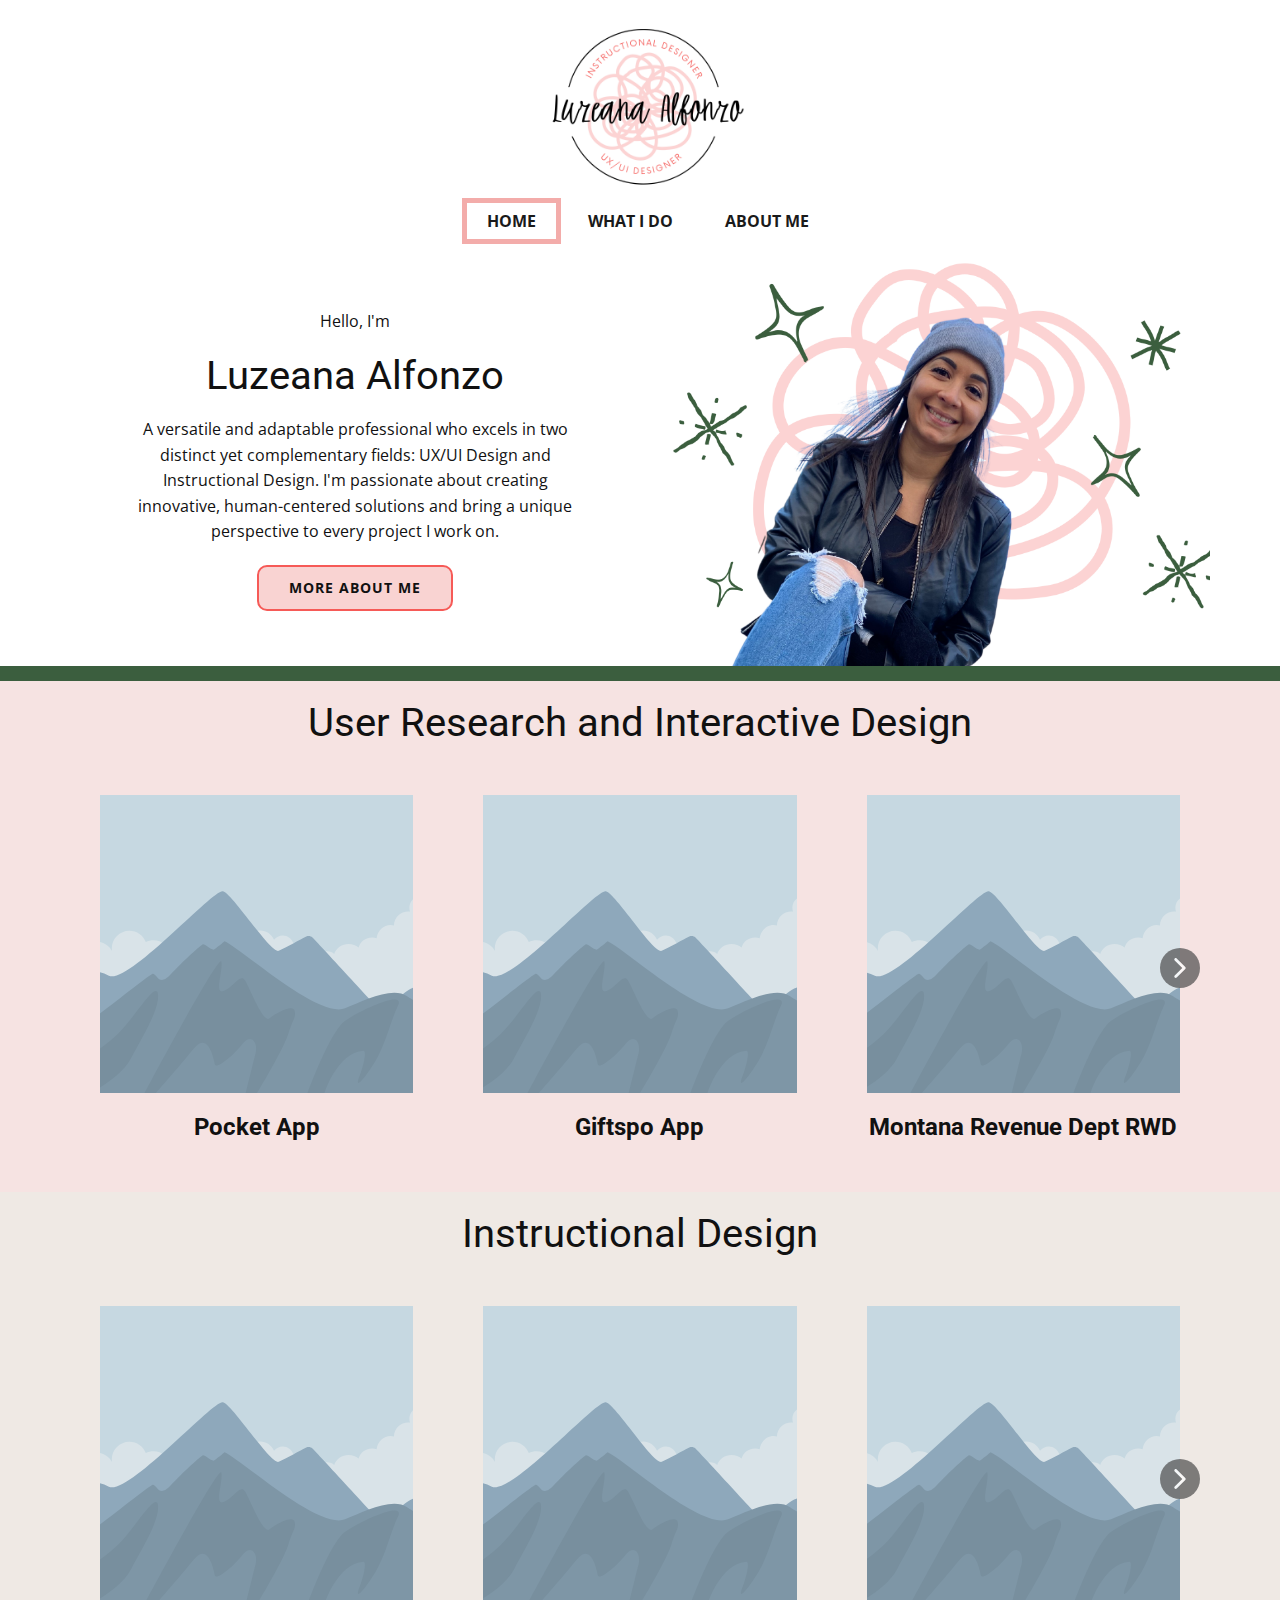
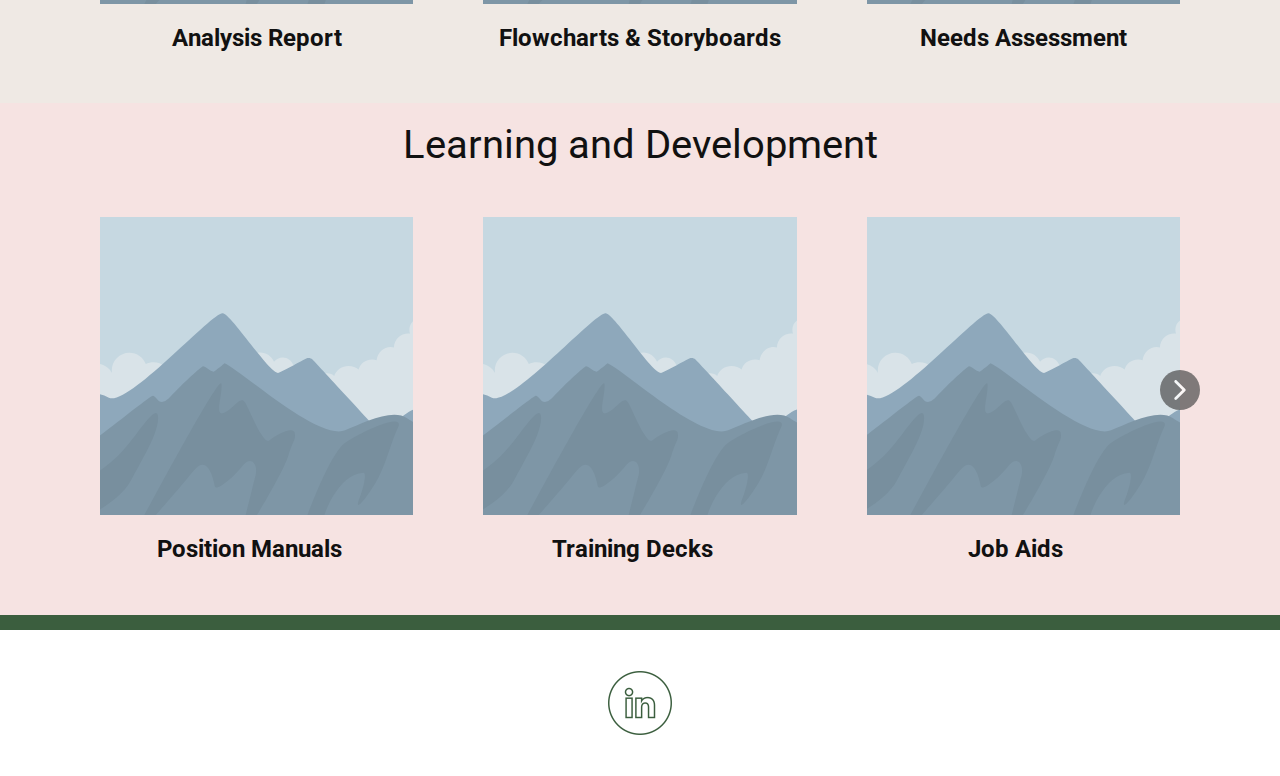
<file: index.html>
<!DOCTYPE html>
<html style="font-size: 16px;" lang="en"><head>
    <meta name="viewport" content="width=device-width, initial-scale=1.0">
    <meta charset="utf-8">
    <meta name="keywords" content="Luzeana Alfonzo, What I Do">
    <meta name="description" content="">
    <title>Home</title>
    <link rel="stylesheet" href="nicepage.css" media="screen">
<link rel="stylesheet" href="Home.css" media="screen">
    <script class="u-script" type="text/javascript" src="jquery.js" defer=""></script>
    <script class="u-script" type="text/javascript" src="nicepage.js" defer=""></script>
    <meta name="generator" content="Nicepage 5.20.7, nicepage.com">
    <link id="u-theme-google-font" rel="stylesheet" href="https://fonts.googleapis.com/css?family=Roboto:100,100i,300,300i,400,400i,500,500i,700,700i,900,900i|Open+Sans:300,300i,400,400i,500,500i,600,600i,700,700i,800,800i">
    <link id="u-page-google-font" rel="stylesheet" href="https://fonts.googleapis.com/css?family=Roboto:100,100i,300,300i,400,400i,500,500i,700,700i,900,900i">
    
    
    
    
    
    
    
    
    <script type="application/ld+json">{
		"@context": "http://schema.org",
		"@type": "Organization",
		"name": "Site1",
		"logo": "images/LOGO1.png"
}</script>
    <meta name="theme-color" content="#478ac9">
    <meta property="og:title" content="Home">
    <meta property="og:description" content="">
    <meta property="og:type" content="website">
  <meta data-intl-tel-input-cdn-path="intlTelInput/"></head>
  <body data-home-page="Home.html" data-home-page-title="Home" data-path-to-root="./" data-include-products="false" class="u-body u-xl-mode" data-lang="en"><header class="u-clearfix u-header" id="sec-88bd"><div class="u-clearfix u-sheet u-sheet-1">
        <a href="https://nicepage.com/c/art-design-html-templates" class="u-image u-logo u-image-1" data-image-width="1152" data-image-height="864">
          <img src="images/LOGO1.png" class="u-logo-image u-logo-image-1">
        </a>
        <nav class="u-menu u-menu-dropdown u-offcanvas u-menu-1">
          <div class="menu-collapse" style="font-size: 1rem; letter-spacing: 0px; font-weight: 700; text-transform: uppercase;">
            <a class="u-button-style u-custom-active-border-color u-custom-active-color u-custom-border u-custom-border-color u-custom-borders u-custom-hover-border-color u-custom-left-right-menu-spacing u-custom-text-active-color u-custom-text-color u-custom-text-hover-color u-custom-top-bottom-menu-spacing u-nav-link" href="#" style="padding: 16px 10px; font-size: calc(1em + 32px);">
              <svg class="u-svg-link" viewBox="0 0 24 24"><use xmlns:xlink="http://www.w3.org/1999/xlink" xlink:href="#menu-hamburger"></use></svg>
              <svg version="1.1" xmlns="http://www.w3.org/2000/svg" xmlns:xlink="http://www.w3.org/1999/xlink"><defs><symbol id="menu-hamburger" viewBox="0 0 16 16" style="width: 16px; height: 16px;"><rect y="1" width="16" height="2"></rect><rect y="7" width="16" height="2"></rect><rect y="13" width="16" height="2"></rect>
</symbol>
</defs></svg>
            </a>
          </div>
          <div class="u-custom-menu u-nav-container">
            <ul class="u-nav u-spacing-2 u-unstyled u-nav-1"><li class="u-nav-item"><a class="u-border-5 u-border-active-custom-color-4 u-border-hover-custom-color-3 u-button-style u-nav-link u-text-active-grey-90 u-text-grey-90 u-text-hover-grey-90" href="Home.html" style="padding: 10px 20px;">Home</a>
</li><li class="u-nav-item"><a class="u-border-5 u-border-active-custom-color-4 u-border-hover-custom-color-3 u-button-style u-nav-link u-text-active-grey-90 u-text-grey-90 u-text-hover-grey-90" href="What-I-Do.html" style="padding: 10px 20px;">What I Do</a>
</li><li class="u-nav-item"><a class="u-border-5 u-border-active-custom-color-4 u-border-hover-custom-color-3 u-button-style u-nav-link u-text-active-grey-90 u-text-grey-90 u-text-hover-grey-90" href="About-Me.html" style="padding: 10px 5px 10px 20px;">About Me</a>
</li></ul>
          </div>
          <div class="u-custom-menu u-nav-container-collapse">
            <div class="u-black u-container-style u-inner-container-layout u-opacity u-opacity-95 u-sidenav">
              <div class="u-sidenav-overflow">
                <div class="u-menu-close"></div>
                <ul class="u-align-center u-nav u-popupmenu-items u-unstyled u-nav-2"><li class="u-nav-item"><a class="u-button-style u-nav-link" href="Home.html">Home</a>
</li><li class="u-nav-item"><a class="u-button-style u-nav-link" href="What-I-Do.html">What I Do</a>
</li><li class="u-nav-item"><a class="u-button-style u-nav-link" href="About-Me.html">About Me</a>
</li></ul>
              </div>
            </div>
            <div class="u-black u-menu-overlay u-opacity u-opacity-70"></div>
          </div>
        </nav>
      </div></header>
    <section class="u-clearfix u-section-1" id="sec-c000">
      <div class="u-clearfix u-sheet u-valign-bottom u-sheet-1">
        <div class="data-layout-selected u-clearfix u-expanded-width u-gutter-0 u-layout-wrap u-layout-wrap-1">
          <div class="u-layout" style="">
            <div class="u-layout-row" style="">
              <div class="u-align-center u-container-align-center-md u-container-align-center-sm u-container-align-center-xs u-container-style u-layout-cell u-left-cell u-shape-rectangle u-size-25-md u-size-25-sm u-size-25-xs u-size-30-xl u-size-33-lg u-size-xs-60 u-layout-cell-1" src="">
                <div class="u-container-layout u-valign-middle u-container-layout-1">
                  <p class="u-align-center-md u-align-center-sm u-align-center-xs u-text u-text-1">Hello, I'm</p>
                  <h2 class="u-align-center-md u-align-center-sm u-align-center-xs u-text u-text-default-lg u-text-default-xl u-text-2">Luzeana Alfonzo</h2>
                  <p class="u-align-center-md u-align-center-sm u-align-center-xs u-text u-text-3"> A versatile and adaptable professional who excels in two distinct yet complementary fields: UX/UI Design and Instructional Design. ​I'm passionate about creating innovative, human-centered solutions and bring a unique perspective to every project I work on.</p>
                  <a href="About-Me.html" class="u-align-center-md u-align-center-sm u-align-center-xs u-border-2 u-border-custom-color-3 u-btn u-btn-round u-button-style u-custom-color-5 u-hover-custom-color-3 u-radius-10 u-btn-1">More About Me</a>
                </div>
              </div>
              <div class="u-align-center u-container-style u-image u-layout-cell u-right-cell u-size-27-lg u-size-30-xl u-size-35-md u-size-35-sm u-size-35-xs u-size-xs-60 u-image-1" src="" data-image-width="1728" data-image-height="1478">
                <div class="u-container-layout u-valign-top u-container-layout-2" src=""></div>
              </div>
            </div>
          </div>
        </div>
      </div>
    </section>
    <section class="u-clearfix u-custom-color-2 u-section-2" id="sec-3fc4">
      <div class="u-clearfix u-sheet u-sheet-1"></div>
    </section>
    <section class="u-align-center u-clearfix u-custom-color-7 u-section-3" id="sec-701a">
      <div class="u-clearfix u-sheet u-valign-middle-lg u-valign-middle-md u-valign-middle-xl u-sheet-1">
        <h2 class="u-text u-text-default-lg u-text-default-md u-text-default-xl u-text-1">User Research and Interactive Design</h2>
        <div class="u-expanded-width u-layout-horizontal u-list u-list-1">
          <div class="u-repeater u-repeater-1">
            <div class="u-align-center u-container-style u-list-item u-repeater-item">
              <div class="u-container-layout u-similar-container u-container-layout-1">
                <img class="u-expanded-width u-image u-image-default u-image-1" alt="" data-image-width="2836" data-image-height="1875" src="images/90fc53c9.svg">
                <h4 class="u-text u-text-2">Pocket App</h4>
              </div>
            </div>
            <div class="u-align-center u-container-style u-list-item u-repeater-item">
              <div class="u-container-layout u-similar-container u-container-layout-2">
                <img class="u-expanded-width u-image u-image-default u-image-2" alt="" data-image-width="2836" data-image-height="1875" src="images/90fc53c9.svg">
                <h4 class="u-text u-text-3">Giftspo App</h4>
              </div>
            </div>
            <div class="u-align-center u-container-style u-list-item u-repeater-item">
              <div class="u-container-layout u-similar-container u-container-layout-3">
                <img class="u-expanded-width u-image u-image-default u-image-3" alt="" data-image-width="2836" data-image-height="1875" src="images/90fc53c9.svg">
                <h4 class="u-text u-text-4">Montana Revenue Dept RWD</h4>
              </div>
            </div>
            <div class="u-align-center u-container-style u-list-item u-repeater-item">
              <div class="u-container-layout u-similar-container u-container-layout-4">
                <img class="u-expanded-width u-image u-image-default u-image-4" alt="" data-image-width="2836" data-image-height="1875" src="images/90fc53c9.svg">
                <h4 class="u-text u-text-5">Hands On Orlando RWD</h4>
              </div>
            </div>
          </div>
          <a class="u-absolute-vcenter u-gallery-nav u-gallery-nav-prev u-grey-70 u-icon-circle u-opacity u-opacity-70 u-spacing-10 u-text-white u-gallery-nav-1" href="#" role="button">
            <span aria-hidden="true">
              <svg viewBox="0 0 451.847 451.847"><path d="M97.141,225.92c0-8.095,3.091-16.192,9.259-22.366L300.689,9.27c12.359-12.359,32.397-12.359,44.751,0
c12.354,12.354,12.354,32.388,0,44.748L173.525,225.92l171.903,171.909c12.354,12.354,12.354,32.391,0,44.744
c-12.354,12.365-32.386,12.365-44.745,0l-194.29-194.281C100.226,242.115,97.141,234.018,97.141,225.92z"></path></svg>
            </span>
            <span class="sr-only">
              <svg viewBox="0 0 451.847 451.847"><path d="M97.141,225.92c0-8.095,3.091-16.192,9.259-22.366L300.689,9.27c12.359-12.359,32.397-12.359,44.751,0
c12.354,12.354,12.354,32.388,0,44.748L173.525,225.92l171.903,171.909c12.354,12.354,12.354,32.391,0,44.744
c-12.354,12.365-32.386,12.365-44.745,0l-194.29-194.281C100.226,242.115,97.141,234.018,97.141,225.92z"></path></svg>
            </span>
          </a>
          <a class="u-absolute-vcenter u-gallery-nav u-gallery-nav-next u-grey-70 u-icon-circle u-opacity u-opacity-70 u-spacing-10 u-text-white u-gallery-nav-2" href="#" role="button">
            <span aria-hidden="true">
              <svg viewBox="0 0 451.846 451.847"><path d="M345.441,248.292L151.154,442.573c-12.359,12.365-32.397,12.365-44.75,0c-12.354-12.354-12.354-32.391,0-44.744
L278.318,225.92L106.409,54.017c-12.354-12.359-12.354-32.394,0-44.748c12.354-12.359,32.391-12.359,44.75,0l194.287,194.284
c6.177,6.18,9.262,14.271,9.262,22.366C354.708,234.018,351.617,242.115,345.441,248.292z"></path></svg>
            </span>
            <span class="sr-only">
              <svg viewBox="0 0 451.846 451.847"><path d="M345.441,248.292L151.154,442.573c-12.359,12.365-32.397,12.365-44.75,0c-12.354-12.354-12.354-32.391,0-44.744
L278.318,225.92L106.409,54.017c-12.354-12.359-12.354-32.394,0-44.748c12.354-12.359,32.391-12.359,44.75,0l194.287,194.284
c6.177,6.18,9.262,14.271,9.262,22.366C354.708,234.018,351.617,242.115,345.441,248.292z"></path></svg>
            </span>
          </a>
        </div>
      </div>
    </section>
    <section class="u-align-center u-clearfix u-custom-color-1 u-section-4" id="carousel_2dae">
      <div class="u-clearfix u-sheet u-valign-middle u-sheet-1">
        <h2 class="u-text u-text-default u-text-1">Instructional Design</h2>
        <div class="u-expanded-width u-layout-horizontal u-list u-list-1">
          <div class="u-repeater u-repeater-1">
            <div class="u-align-center u-container-style u-list-item u-repeater-item">
              <div class="u-container-layout u-similar-container u-valign-top-xs u-container-layout-1">
                <img class="u-expanded-width u-image u-image-default u-image-1" alt="" data-image-width="2836" data-image-height="1875" src="images/90fc53c9.svg">
                <h4 class="u-text u-text-2">Analysis Report</h4>
              </div>
            </div>
            <div class="u-align-center u-container-style u-list-item u-repeater-item">
              <div class="u-container-layout u-similar-container u-valign-top-xs u-container-layout-2">
                <img class="u-expanded-width u-image u-image-default u-image-2" alt="" data-image-width="2836" data-image-height="1875" src="images/90fc53c9.svg">
                <h4 class="u-text u-text-3"> Flowcharts &amp; Storyboards</h4>
              </div>
            </div>
            <div class="u-align-center u-container-style u-list-item u-repeater-item">
              <div class="u-container-layout u-similar-container u-valign-top-xs u-container-layout-3">
                <img class="u-expanded-width u-image u-image-default u-image-3" alt="" data-image-width="2836" data-image-height="1875" src="images/90fc53c9.svg">
                <h4 class="u-text u-text-4">Needs Assessment</h4>
              </div>
            </div>
            <div class="u-align-center u-container-style u-list-item u-repeater-item">
              <div class="u-container-layout u-similar-container u-valign-top-xs u-container-layout-4">
                <img class="u-expanded-width u-image u-image-default u-image-4" alt="" data-image-width="2836" data-image-height="1875" src="images/90fc53c9.svg">
                <h4 class="u-text u-text-5">Game Design</h4>
              </div>
            </div>
          </div>
          <a class="u-absolute-vcenter u-gallery-nav u-gallery-nav-prev u-grey-70 u-icon-circle u-opacity u-opacity-70 u-spacing-10 u-text-white u-gallery-nav-1" href="#" role="button">
            <span aria-hidden="true">
              <svg viewBox="0 0 451.847 451.847"><path d="M97.141,225.92c0-8.095,3.091-16.192,9.259-22.366L300.689,9.27c12.359-12.359,32.397-12.359,44.751,0
c12.354,12.354,12.354,32.388,0,44.748L173.525,225.92l171.903,171.909c12.354,12.354,12.354,32.391,0,44.744
c-12.354,12.365-32.386,12.365-44.745,0l-194.29-194.281C100.226,242.115,97.141,234.018,97.141,225.92z"></path></svg>
            </span>
            <span class="sr-only">
              <svg viewBox="0 0 451.847 451.847"><path d="M97.141,225.92c0-8.095,3.091-16.192,9.259-22.366L300.689,9.27c12.359-12.359,32.397-12.359,44.751,0
c12.354,12.354,12.354,32.388,0,44.748L173.525,225.92l171.903,171.909c12.354,12.354,12.354,32.391,0,44.744
c-12.354,12.365-32.386,12.365-44.745,0l-194.29-194.281C100.226,242.115,97.141,234.018,97.141,225.92z"></path></svg>
            </span>
          </a>
          <a class="u-absolute-vcenter u-gallery-nav u-gallery-nav-next u-grey-70 u-icon-circle u-opacity u-opacity-70 u-spacing-10 u-text-white u-gallery-nav-2" href="#" role="button">
            <span aria-hidden="true">
              <svg viewBox="0 0 451.846 451.847"><path d="M345.441,248.292L151.154,442.573c-12.359,12.365-32.397,12.365-44.75,0c-12.354-12.354-12.354-32.391,0-44.744
L278.318,225.92L106.409,54.017c-12.354-12.359-12.354-32.394,0-44.748c12.354-12.359,32.391-12.359,44.75,0l194.287,194.284
c6.177,6.18,9.262,14.271,9.262,22.366C354.708,234.018,351.617,242.115,345.441,248.292z"></path></svg>
            </span>
            <span class="sr-only">
              <svg viewBox="0 0 451.846 451.847"><path d="M345.441,248.292L151.154,442.573c-12.359,12.365-32.397,12.365-44.75,0c-12.354-12.354-12.354-32.391,0-44.744
L278.318,225.92L106.409,54.017c-12.354-12.359-12.354-32.394,0-44.748c12.354-12.359,32.391-12.359,44.75,0l194.287,194.284
c6.177,6.18,9.262,14.271,9.262,22.366C354.708,234.018,351.617,242.115,345.441,248.292z"></path></svg>
            </span>
          </a>
        </div>
      </div>
    </section>
    <section class="u-align-center u-clearfix u-custom-color-7 u-section-5" id="carousel_5411">
      <div class="u-clearfix u-sheet u-valign-middle-md u-valign-middle-sm u-valign-middle-xs u-sheet-1">
        <h2 class="u-text u-text-default u-text-1">Learning and Development</h2>
        <div class="u-expanded-width u-layout-horizontal u-list u-list-1">
          <div class="u-repeater u-repeater-1">
            <div class="u-container-style u-custom-item u-list-item u-repeater-item">
              <div class="u-container-layout u-similar-container u-container-layout-1">
                <img class="u-expanded-width u-image u-image-default u-image-1" alt="" data-image-width="2836" data-image-height="1875" src="images/90fc53c9.svg">
                <h4 class="u-align-center u-text u-text-2">Position Manuals</h4>
              </div>
            </div>
            <div class="u-container-style u-custom-item u-list-item u-repeater-item">
              <div class="u-container-layout u-similar-container u-container-layout-2">
                <img class="u-expanded-width u-image u-image-default u-image-2" alt="" data-image-width="2836" data-image-height="1875" src="images/90fc53c9.svg">
                <h4 class="u-align-center u-text u-text-3">Training Decks</h4>
              </div>
            </div>
            <div class="u-container-style u-custom-item u-list-item u-repeater-item">
              <div class="u-container-layout u-similar-container u-container-layout-3">
                <img class="u-expanded-width u-image u-image-default u-image-3" alt="" data-image-width="2836" data-image-height="1875" src="images/90fc53c9.svg">
                <h4 class="u-align-center u-text u-text-4">Job Aids</h4>
              </div>
            </div>
            <div class="u-align-left u-container-style u-custom-item u-list-item u-repeater-item">
              <div class="u-container-layout u-similar-container u-container-layout-4">
                <img class="u-expanded-width u-image u-image-default u-image-4" alt="" data-image-width="2836" data-image-height="1875" src="images/90fc53c9.svg">
                <h4 class="u-align-center u-text u-text-5">Assessments</h4>
              </div>
            </div>
          </div>
          <a class="u-absolute-vcenter u-gallery-nav u-gallery-nav-prev u-grey-70 u-icon-circle u-opacity u-opacity-70 u-spacing-10 u-text-white u-gallery-nav-1" href="#" role="button">
            <span aria-hidden="true">
              <svg viewBox="0 0 451.847 451.847"><path d="M97.141,225.92c0-8.095,3.091-16.192,9.259-22.366L300.689,9.27c12.359-12.359,32.397-12.359,44.751,0
c12.354,12.354,12.354,32.388,0,44.748L173.525,225.92l171.903,171.909c12.354,12.354,12.354,32.391,0,44.744
c-12.354,12.365-32.386,12.365-44.745,0l-194.29-194.281C100.226,242.115,97.141,234.018,97.141,225.92z"></path></svg>
            </span>
            <span class="sr-only">
              <svg viewBox="0 0 451.847 451.847"><path d="M97.141,225.92c0-8.095,3.091-16.192,9.259-22.366L300.689,9.27c12.359-12.359,32.397-12.359,44.751,0
c12.354,12.354,12.354,32.388,0,44.748L173.525,225.92l171.903,171.909c12.354,12.354,12.354,32.391,0,44.744
c-12.354,12.365-32.386,12.365-44.745,0l-194.29-194.281C100.226,242.115,97.141,234.018,97.141,225.92z"></path></svg>
            </span>
          </a>
          <a class="u-absolute-vcenter u-gallery-nav u-gallery-nav-next u-grey-70 u-icon-circle u-opacity u-opacity-70 u-spacing-10 u-text-white u-gallery-nav-2" href="#" role="button">
            <span aria-hidden="true">
              <svg viewBox="0 0 451.846 451.847"><path d="M345.441,248.292L151.154,442.573c-12.359,12.365-32.397,12.365-44.75,0c-12.354-12.354-12.354-32.391,0-44.744
L278.318,225.92L106.409,54.017c-12.354-12.359-12.354-32.394,0-44.748c12.354-12.359,32.391-12.359,44.75,0l194.287,194.284
c6.177,6.18,9.262,14.271,9.262,22.366C354.708,234.018,351.617,242.115,345.441,248.292z"></path></svg>
            </span>
            <span class="sr-only">
              <svg viewBox="0 0 451.846 451.847"><path d="M345.441,248.292L151.154,442.573c-12.359,12.365-32.397,12.365-44.75,0c-12.354-12.354-12.354-32.391,0-44.744
L278.318,225.92L106.409,54.017c-12.354-12.359-12.354-32.394,0-44.748c12.354-12.359,32.391-12.359,44.75,0l194.287,194.284
c6.177,6.18,9.262,14.271,9.262,22.366C354.708,234.018,351.617,242.115,345.441,248.292z"></path></svg>
            </span>
          </a>
        </div>
      </div>
    </section>
    <section class="u-clearfix u-custom-color-2 u-section-6" id="carousel_089e">
      <div class="u-clearfix u-sheet u-sheet-1"></div>
    </section>
    
    
    
    <footer class="u-clearfix u-footer" id="sec-2ef5"><div class="u-clearfix u-sheet u-valign-middle-xl u-sheet-1"><span class="u-file-icon u-hover-feature u-icon u-text-custom-color-2 u-icon-1" data-href="https://www.linkedin.com/in/luzeanaalfonzo/" data-target="_blank"><img src="images/4628658-94bad52a.png" alt=""></span>
      </div></footer>
  
</body></html>
</file>
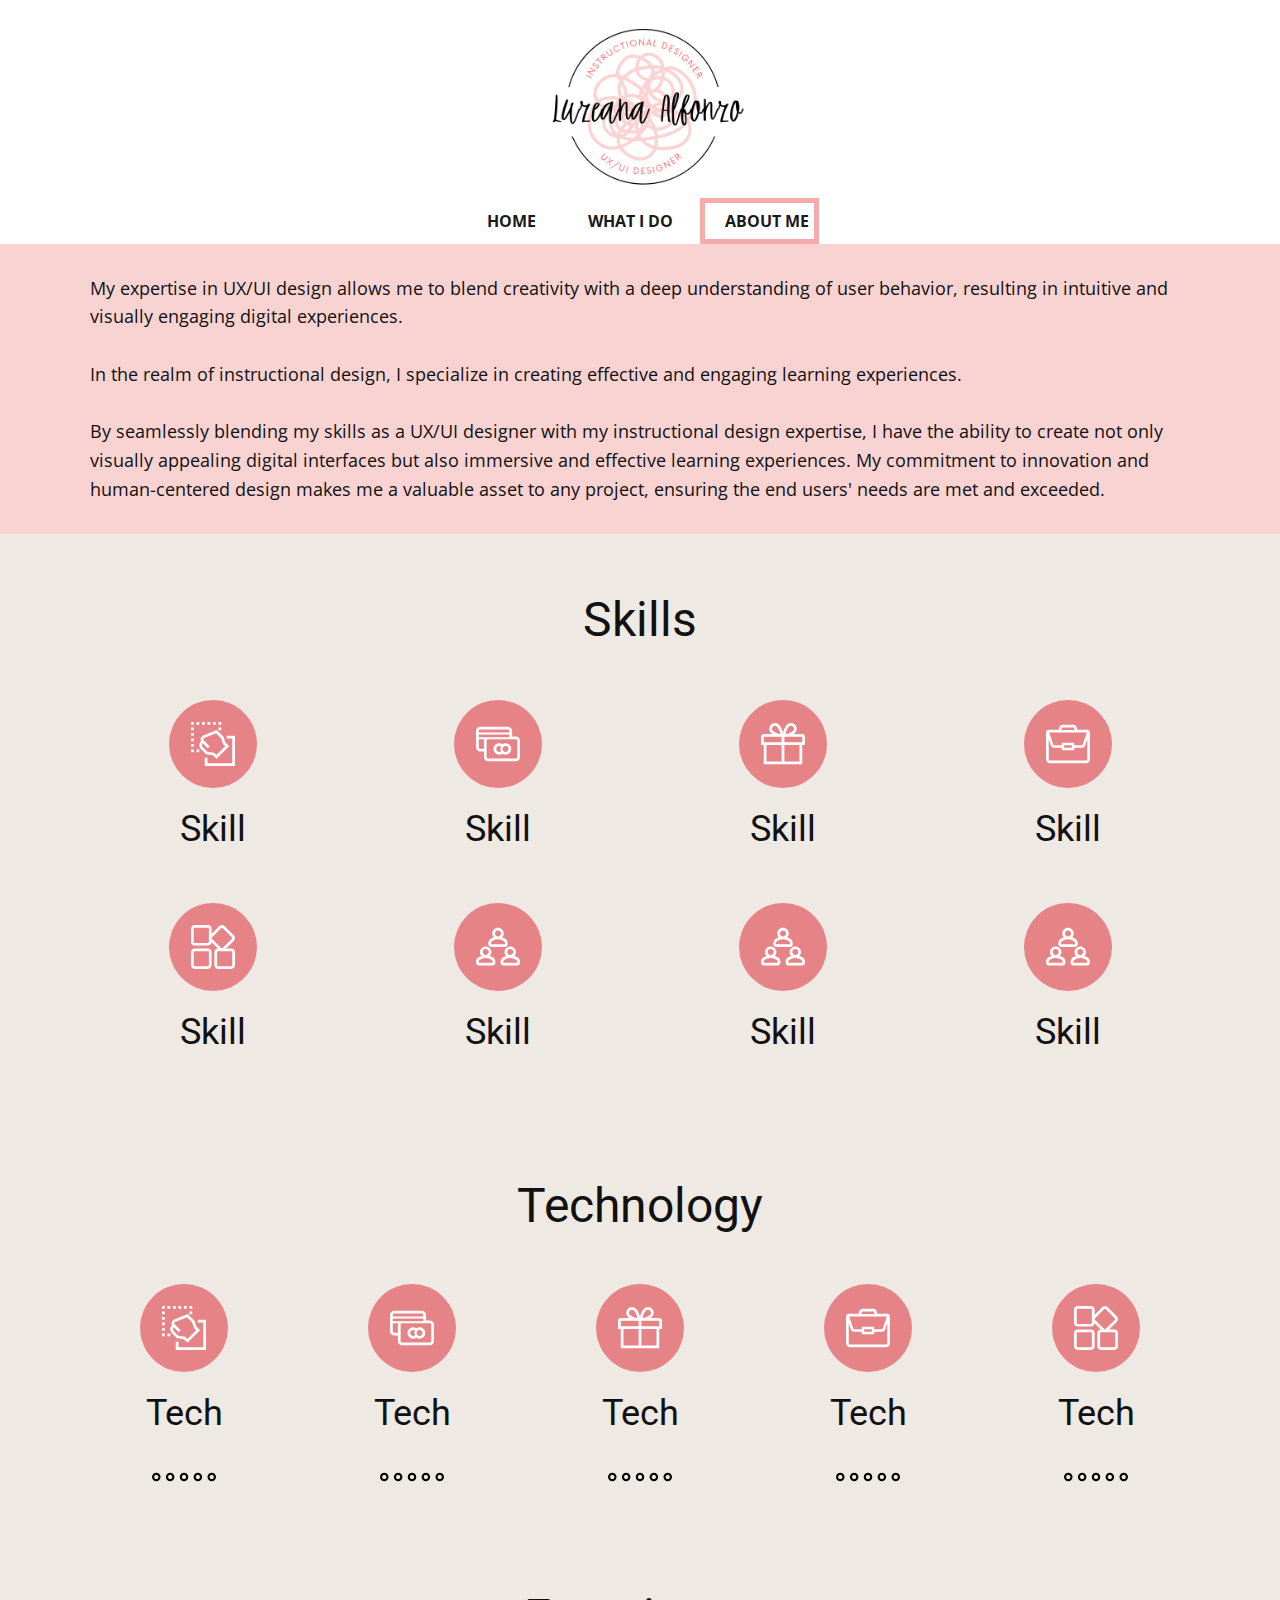
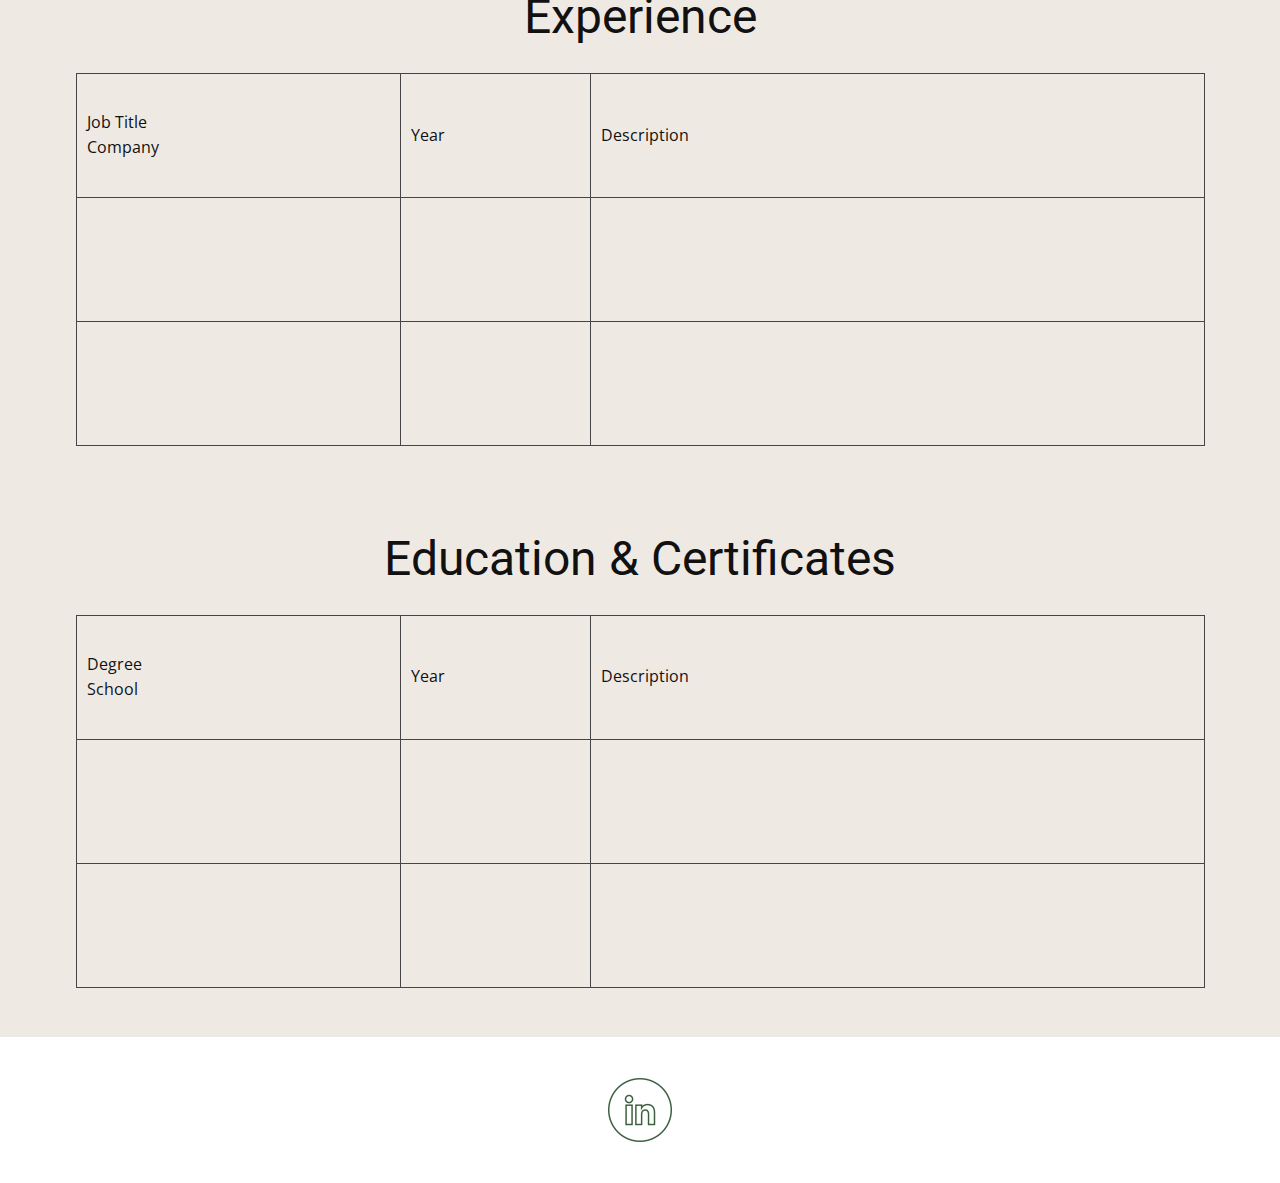
<file: About-Me.html>
<!DOCTYPE html>
<html style="font-size: 16px;" lang="en"><head>
    <meta name="viewport" content="width=device-width, initial-scale=1.0">
    <meta charset="utf-8">
    <meta name="keywords" content="Skills, Technology, Experience, Education &amp;amp; Certificates">
    <meta name="description" content="">
    <title>About Me</title>
    <link rel="stylesheet" href="nicepage.css" media="screen">
<link rel="stylesheet" href="About-Me.css" media="screen">
    <script class="u-script" type="text/javascript" src="jquery.js" defer=""></script>
    <script class="u-script" type="text/javascript" src="nicepage.js" defer=""></script>
    <meta name="generator" content="Nicepage 5.20.7, nicepage.com">
    <link id="u-theme-google-font" rel="stylesheet" href="https://fonts.googleapis.com/css?family=Roboto:100,100i,300,300i,400,400i,500,500i,700,700i,900,900i|Open+Sans:300,300i,400,400i,500,500i,600,600i,700,700i,800,800i">
    
    
    
    
    
    
    
    <script type="application/ld+json">{
		"@context": "http://schema.org",
		"@type": "Organization",
		"name": "Site1",
		"logo": "images/LOGO1.png"
}</script>
    <meta name="theme-color" content="#478ac9">
    <meta property="og:title" content="About Me">
    <meta property="og:description" content="">
    <meta property="og:type" content="website">
  <meta data-intl-tel-input-cdn-path="intlTelInput/"></head>
  <body data-path-to-root="./" data-include-products="false" class="u-body u-xl-mode" data-lang="en"><header class="u-clearfix u-header" id="sec-88bd"><div class="u-clearfix u-sheet u-sheet-1">
        <a href="https://nicepage.com/c/art-design-html-templates" class="u-image u-logo u-image-1" data-image-width="1152" data-image-height="864">
          <img src="images/LOGO1.png" class="u-logo-image u-logo-image-1">
        </a>
        <nav class="u-menu u-menu-dropdown u-offcanvas u-menu-1">
          <div class="menu-collapse" style="font-size: 1rem; letter-spacing: 0px; font-weight: 700; text-transform: uppercase;">
            <a class="u-button-style u-custom-active-border-color u-custom-active-color u-custom-border u-custom-border-color u-custom-borders u-custom-hover-border-color u-custom-left-right-menu-spacing u-custom-text-active-color u-custom-text-color u-custom-text-hover-color u-custom-top-bottom-menu-spacing u-nav-link" href="#" style="padding: 16px 10px; font-size: calc(1em + 32px);">
              <svg class="u-svg-link" viewBox="0 0 24 24"><use xmlns:xlink="http://www.w3.org/1999/xlink" xlink:href="#menu-hamburger"></use></svg>
              <svg version="1.1" xmlns="http://www.w3.org/2000/svg" xmlns:xlink="http://www.w3.org/1999/xlink"><defs><symbol id="menu-hamburger" viewBox="0 0 16 16" style="width: 16px; height: 16px;"><rect y="1" width="16" height="2"></rect><rect y="7" width="16" height="2"></rect><rect y="13" width="16" height="2"></rect>
</symbol>
</defs></svg>
            </a>
          </div>
          <div class="u-custom-menu u-nav-container">
            <ul class="u-nav u-spacing-2 u-unstyled u-nav-1"><li class="u-nav-item"><a class="u-border-5 u-border-active-custom-color-4 u-border-hover-custom-color-3 u-button-style u-nav-link u-text-active-grey-90 u-text-grey-90 u-text-hover-grey-90" href="Home.html" style="padding: 10px 20px;">Home</a>
</li><li class="u-nav-item"><a class="u-border-5 u-border-active-custom-color-4 u-border-hover-custom-color-3 u-button-style u-nav-link u-text-active-grey-90 u-text-grey-90 u-text-hover-grey-90" href="What-I-Do.html" style="padding: 10px 20px;">What I Do</a>
</li><li class="u-nav-item"><a class="u-border-5 u-border-active-custom-color-4 u-border-hover-custom-color-3 u-button-style u-nav-link u-text-active-grey-90 u-text-grey-90 u-text-hover-grey-90" href="About-Me.html" style="padding: 10px 5px 10px 20px;">About Me</a>
</li></ul>
          </div>
          <div class="u-custom-menu u-nav-container-collapse">
            <div class="u-black u-container-style u-inner-container-layout u-opacity u-opacity-95 u-sidenav">
              <div class="u-sidenav-overflow">
                <div class="u-menu-close"></div>
                <ul class="u-align-center u-nav u-popupmenu-items u-unstyled u-nav-2"><li class="u-nav-item"><a class="u-button-style u-nav-link" href="Home.html">Home</a>
</li><li class="u-nav-item"><a class="u-button-style u-nav-link" href="What-I-Do.html">What I Do</a>
</li><li class="u-nav-item"><a class="u-button-style u-nav-link" href="About-Me.html">About Me</a>
</li></ul>
              </div>
            </div>
            <div class="u-black u-menu-overlay u-opacity u-opacity-70"></div>
          </div>
        </nav>
      </div></header>
    <section class="u-clearfix u-custom-color-5 u-section-1" id="sec-1cc6">
      <div class="u-clearfix u-sheet u-sheet-1">
        <p class="u-text u-text-1"> My expertise in UX/UI design allows me to blend creativity with a deep understanding of user behavior, resulting in intuitive and visually engaging digital experiences.<br>
          <br>In the realm of instructional design, I specialize in creating effective and engaging learning experiences.&nbsp;<br>
          <br>By seamlessly blending my skills as a UX/UI designer with my instructional design expertise, I have the ability to create not only visually appealing digital interfaces but also immersive and effective learning experiences. My commitment to innovation and human-centered design makes me a valuable asset to any project, ensuring the end users' needs are met and exceeded.<br>
        </p>
      </div>
    </section>
    <section class="u-align-center u-clearfix u-custom-color-1 u-section-2" id="sec-71a2">
      <div class="u-clearfix u-sheet u-valign-middle u-sheet-1">
        <h2 class="u-text u-text-default u-text-1">Skills</h2>
        <div class="u-expanded-width u-list u-list-1">
          <div class="u-repeater u-repeater-1">
            <div class="u-align-center u-container-style u-custom-color-1 u-list-item u-repeater-item u-video-cover u-list-item-1">
              <div class="u-container-layout u-similar-container u-container-layout-1"><span class="u-icon u-icon-circle u-palette-2-light-1 u-icon-1"><svg class="u-svg-link" preserveAspectRatio="xMidYMin slice" viewBox="0 0 128 128" style=""><use xmlns:xlink="http://www.w3.org/1999/xlink" xlink:href="#svg-7712"></use></svg><svg class="u-svg-content" viewBox="0 0 128 128" id="svg-7712"><polygon points="104 40 104 48 120 48 120 120 48 120 48 104 40 104 40 128 128 128 128 40"></polygon><rect x="80" width="8" height="8"></rect><rect x="16" width="8" height="8"></rect><rect x="32" width="8" height="8"></rect><rect x="16" y="80" width="8" height="8"></rect><rect x="48" width="8" height="8"></rect><rect x="64" width="8" height="8"></rect><rect width="8" height="8"></rect><rect y="48" width="8" height="8"></rect><rect y="64" width="8" height="8"></rect><rect y="32" width="8" height="8"></rect><rect y="16" width="8" height="8"></rect><rect x="80" y="16" width="8" height="8"></rect><rect y="80" width="8" height="8"></rect><path d="m63.6 96.8 10.4 10.4 36.8-36.8-10.6-10.6-5.7-17-19.6-19.5-39.5 16.2c-6.1 2.5-9.1 9.5-6.5 15.7l0.3 0.6-0.5 0.5c-6.2 6.2-6.2 16.4 0 22.6l15.1 15.1 19.8 2.8zm-31.6-29.2c0-2.1 0.8-4.2 2.3-5.7l14.1 14.1 5.7-5.7-17-17c-1.6-1.6-1.6-4.1 0-5.7 0.4-0.4 0.8-0.7 1.3-0.9l34.6-14 14.4 14.4 5.7 17 6.3 6.3-25.5 25.5-6.6-6.6-19.8-2.8-13.2-13.3c-1.5-1.5-2.3-3.5-2.3-5.6z"></path></svg>
            
            
          </span>
                <h3 class="u-text u-text-2">Skill</h3>
              </div>
            </div>
            <div class="u-align-center u-container-style u-custom-color-1 u-list-item u-repeater-item u-video-cover u-list-item-2">
              <div class="u-container-layout u-similar-container u-container-layout-2"><span class="u-icon u-icon-circle u-palette-2-light-1 u-icon-2"><svg class="u-svg-link" preserveAspectRatio="xMidYMin slice" viewBox="0 0 128 128" style=""><use xmlns:xlink="http://www.w3.org/1999/xlink" xlink:href="#svg-e4e6"></use></svg><svg class="u-svg-content" viewBox="0 0 128 128" id="svg-e4e6"><path d="m92.7 22c2.4 0 4.4 2 4.4 4.5v4.2h-89.1v-4.2c0-2.5 2-4.5 4.4-4.5h80.3m4.4 14.6v7.8h-61.8-0.6-26.7v-7.8h89.1m18.5 13.7c2.4 0 4.4 2 4.4 4.5v46.7c0 2.5-2 4.5-4.4 4.5h-80.3c-2.4 0-4.4-2-4.4-4.5v-46.7c0-2.3 1.8-4.3 4.1-4.4l80.6-0.1m-91.6 0.1c-0.6 1.3-1 2.9-1 4.4v22.9h-10.6c-2.4 0-4.4-2-4.4-4.5v-22.8h18m66.7-36.4h-80.3c-6.8 0-12.4 5.6-12.4 12.5v46.8c0 6.9 5.6 12.5 12.4 12.5h10.6v15.9c0 6.9 5.6 12.5 12.4 12.5h80.3c6.8 0 12.4-5.6 12.4-12.5v-46.7c0-6.9-5.6-12.5-12.4-12.5h-10.6v-15.9c-0.1-7-5.6-12.6-12.4-12.6z"></path><path d="m67.6 69.9c2 0 3.8 0.7 5.3 1.8-1.1 2-1.7 4.3-1.7 6.8 0 2.4 0.6 4.7 1.7 6.8-1.5 1.2-3.4 1.8-5.3 1.8-4.7 0-8.6-3.9-8.6-8.6s3.8-8.6 8.6-8.6m18.4 0c4.7 0 8.6 3.9 8.6 8.6s-3.9 8.6-8.6 8.6-8.6-3.9-8.6-8.6 3.8-8.6 8.6-8.6m-18.4-8c-9.2 0-16.6 7.5-16.6 16.6 0 9.2 7.5 16.6 16.6 16.6 3.3 0 6.5-1 9.2-2.8 2.6 1.8 5.8 2.8 9.2 2.8 9.2 0 16.6-7.5 16.6-16.6 0-9.2-7.5-16.6-16.6-16.6-3.4 0-6.6 1-9.2 2.8-2.7-1.8-6-2.8-9.2-2.8z"></path></svg>
            
            
          </span>
                <h3 class="u-text u-text-3"> Skill</h3>
              </div>
            </div>
            <div class="u-align-center u-container-style u-custom-color-1 u-list-item u-repeater-item u-list-item-3">
              <div class="u-container-layout u-similar-container u-container-layout-3"><span class="u-icon u-icon-circle u-palette-2-light-1 u-icon-3"><svg class="u-svg-link" preserveAspectRatio="xMidYMin slice" viewBox="0 0 128 128" style=""><use xmlns:xlink="http://www.w3.org/1999/xlink" xlink:href="#svg-5d09"></use></svg><svg class="u-svg-content" viewBox="0 0 128 128" id="svg-5d09"><path d="m40.6 11c2.3 0 4.4 0.9 6.1 2.5 5.4 5.4 10.8 19.2 8.9 21.2 0 0-0.3 0.3-1.5 0.3-5.5 0-16.1-5.7-19.5-9.2-3.4-3.4-3.4-8.9 0-12.2 1.5-1.7 3.7-2.6 6-2.6m46.8 0.1c2.2 0 4.4 0.8 6.1 2.4 3.4 3.4 3.4 8.9 0 12.2-3.4 3.5-14 9.2-19.5 9.2-1.1 0-1.5-0.3-1.5-0.3-1.9-1.9 3.5-15.7 8.9-21.2 1.6-1.5 3.8-2.3 6-2.3m32.6 32.1v16h-52v-16h52m-60 0v16h-52v-16h52m52 23.9v47.9h-44v-47.9h44m-52 0v47.9h-44v-47.9h44m-19.4-64.1c-4.4 0-8.6 1.7-11.7 4.9-6.5 6.5-6.5 17 0 23.5 1.2 1.2 2.8 2.5 4.7 3.8h-25.6c-4.4 0-8 3.6-8 8v24h8v55.8h112v-55.9h8v-24c0-4.4-3.6-8-8-8h-25.6c1.9-1.3 3.6-2.6 4.7-3.8 6.5-6.5 6.5-17 0-23.5-3-3-7.3-4.8-11.7-4.8s-8.7 1.7-11.7 4.8c-4.6 4.6-7.8 11.7-8.9 14.5-2.2 5.4-3 9.5-2.5 12.8h-0.5c0.5-3.2-0.4-7.4-2.5-12.8-1.2-2.8-4.3-9.9-8.9-14.5-3.2-3.1-7.4-4.8-11.8-4.8z"></path></svg>
            
            
          </span>
                <h3 class="u-text u-text-4"> Skill</h3>
              </div>
            </div>
            <div class="u-align-center u-container-style u-custom-color-1 u-list-item u-repeater-item u-video-cover u-list-item-4">
              <div class="u-container-layout u-similar-container u-container-layout-4"><span class="u-icon u-icon-circle u-palette-2-light-1 u-icon-4"><svg class="u-svg-link" preserveAspectRatio="xMidYMin slice" viewBox="0 0 128 128" style=""><use xmlns:xlink="http://www.w3.org/1999/xlink" xlink:href="#svg-ee75"></use></svg><svg class="u-svg-content" viewBox="0 0 128 128" id="svg-ee75"><path d="m78.9 15.9c2.1 0 3.7 1.7 3.7 3.7v3.7h-37.2v-3.7c0-2 1.7-3.7 3.7-3.7h29.8m39.7 14.8-11.6 34.5c-0.5 1.5-1.9 2.5-3.5 2.5h-20.9v-3.7c0-2-1.7-3.7-3.7-3.7h-29.8c-2.1 0-3.7 1.7-3.7 3.7v3.7h-20.9c-1.6 0-3-1-3.5-2.5l-11.6-34.5h109.2m1.5 19.1v58.6c0 2-1.7 3.7-3.7 3.7h-104.7c-2.1 0-3.7-1.7-3.7-3.7v-58.6l5.9 17.7c1.5 4.5 5.8 7.6 10.6 7.6h20.9v3.7c0 2 1.7 3.7 3.7 3.7h29.8c2.1 0 3.7-1.7 3.7-3.7v-3.7h20.9c4.8 0 9.1-3 10.6-7.6l6-17.7m-44.9 17.9v7.4h-22.4v-7.4h22.4m15.3-44.9v-3.2c0-6.4-5.2-11.6-11.6-11.6h-29.8c-6.4 0-11.7 5.2-11.7 11.6v3.2h-29.5c-4.4 0-7.9 3.5-7.9 7.9v77.7c0 6.4 5.2 11.6 11.7 11.6h104.7c6.4 0 11.7-5.2 11.7-11.6v-77.7c0-4.4-3.6-7.9-7.9-7.9h-29.7z"></path></svg>
            
            
          </span>
                <h3 class="u-text u-text-5">Skill</h3>
              </div>
            </div>
            <div class="u-align-center u-container-style u-custom-color-1 u-list-item u-repeater-item u-video-cover u-list-item-5">
              <div class="u-container-layout u-similar-container u-container-layout-5"><span class="u-icon u-icon-circle u-palette-2-light-1 u-icon-5"><svg class="u-svg-link" preserveAspectRatio="xMidYMin slice" viewBox="0 0 128 128" style=""><use xmlns:xlink="http://www.w3.org/1999/xlink" xlink:href="#svg-385f"></use></svg><svg class="u-svg-content" viewBox="0 0 128 128" id="svg-385f"><path d="m117.4 76c1.5 0 2.7 1.2 2.7 2.7v38.7c0 1.5-1.2 2.7-2.7 2.7h-38.7c-1.5 0-2.7-1.2-2.7-2.7v-38.7c0-1.5 1.2-2.7 2.7-2.7h38.7m0-7.9h-38.7c-5.8 0-10.6 4.8-10.6 10.6v38.7c0 5.8 4.8 10.6 10.6 10.6h38.7c5.8 0 10.6-4.8 10.6-10.6v-38.7c0-5.8-4.8-10.6-10.6-10.6z"></path><path d="m49.3 7.9c1.5 0 2.7 1.2 2.7 2.7v38.7c0 1.5-1.2 2.7-2.7 2.7h-38.7c-1.5 0-2.7-1.2-2.7-2.7v-38.7c0-1.5 1.2-2.7 2.7-2.7h38.7m0-7.9h-38.7c-5.8 0-10.6 4.8-10.6 10.6v38.7c0 5.8 4.8 10.6 10.6 10.6h38.7c5.8 0 10.6-4.8 10.6-10.6v-38.7c0-5.8-4.8-10.6-10.6-10.6z"></path><path d="m90 7.9c0.7 0 1.4 0.3 1.9 0.8l27.4 27.4c1 1 1 2.7 0 3.8l-27.4 27.3c-0.5 0.5-1.2 0.8-1.9 0.8s-1.4-0.3-1.9-0.8l-27.3-27.3c-1-1-1-2.7 0-3.8l27.3-27.4c0.6-0.5 1.3-0.8 1.9-0.8m0-7.9c-2.8 0-5.5 1.1-7.5 3.1l-27.3 27.4c-2 2-3.1 4.7-3.1 7.5s1.1 5.5 3.1 7.5l27.4 27.4c2 2 4.7 3.1 7.5 3.1s5.5-1.1 7.5-3.1l27.4-27.4c2-2 3.1-4.7 3.1-7.5s-1.1-5.5-3.1-7.5l-27.5-27.4c-2-2-4.6-3.1-7.5-3.1z"></path><path d="m49.3 76c1.5 0 2.7 1.2 2.7 2.7v38.7c0 1.5-1.2 2.7-2.7 2.7h-38.7c-1.5 0-2.7-1.2-2.7-2.7v-38.7c0-1.5 1.2-2.7 2.7-2.7h38.7m0-7.9h-38.7c-5.8 0-10.6 4.8-10.6 10.6v38.7c0 5.8 4.8 10.6 10.6 10.6h38.7c5.8 0 10.6-4.8 10.6-10.6v-38.7c0-5.8-4.8-10.6-10.6-10.6z"></path></svg>
            
            
          </span>
                <h3 class="u-text u-text-6"> Skill</h3>
              </div>
            </div>
            <div class="u-align-center u-container-style u-custom-color-1 u-list-item u-repeater-item u-video-cover u-list-item-6">
              <div class="u-container-layout u-similar-container u-container-layout-6"><span class="u-icon u-icon-circle u-palette-2-light-1 u-icon-6"><svg class="u-svg-link" preserveAspectRatio="xMidYMin slice" viewBox="0 0 128 128" style=""><use xmlns:xlink="http://www.w3.org/1999/xlink" xlink:href="#svg-ee4f"></use></svg><svg class="u-svg-content" viewBox="0 0 128 128" id="svg-ee4f"><path d="m44.1 63.9h39.8c4.6 0 8.4-3.9 8.4-8.8v-1.8c0-5.6-2.8-10.7-7.3-13.3-2.4-1.4-5.4-2.9-8.8-4.1 2.8-3 4.6-6.9 4.6-11.3-0.1-9.2-7.6-16.6-16.8-16.6s-16.7 7.4-16.7 16.5c0 4.4 1.7 8.4 4.6 11.3-3.4 1.2-6.5 2.7-8.8 4.1-4.5 2.7-7.3 7.7-7.3 13.3v1.8c-0.1 4.9 3.7 8.9 8.3 8.9zm19.9-48c4.8 0 8.7 3.9 8.7 8.6 0 4.8-3.9 8.6-8.7 8.6s-8.7-3.9-8.7-8.6 3.9-8.6 8.7-8.6zm-20.3 37.3c0-2.7 1.3-5.3 3.4-6.5 4-2.3 10.2-5.1 16.9-5.1s12.9 2.8 16.9 5.1c2.1 1.2 3.4 3.8 3.4 6.5v1.8c0 0.6-0.3 0.9-0.4 0.9h-39.8c-0.1 0-0.4-0.3-0.4-0.9v-1.8zm5.5 40.9c-2.4-1.4-5.4-2.9-8.8-4.1 2.8-3 4.6-7 4.6-11.3 0-9.1-7.5-16.5-16.7-16.5s-16.7 7.4-16.7 16.5c0 4.4 1.7 8.4 4.6 11.3-3.4 1.2-6.5 2.7-8.8 4.1-4.6 2.6-7.4 7.7-7.4 13.3v1.8c0 4.9 3.8 8.8 8.4 8.8h39.8c4.6 0 8.4-3.9 8.4-8.8v-1.8c0-5.6-2.8-10.7-7.4-13.3zm-20.9-24.1c4.8 0 8.7 3.9 8.7 8.6 0 4.8-3.9 8.6-8.7 8.6s-8.7-3.9-8.7-8.6 3.9-8.6 8.7-8.6zm20.3 39.2c0 0.6-0.3 0.9-0.4 0.9h-39.8c-0.1 0-0.4-0.3-0.4-0.9v-1.8c0-2.7 1.3-5.3 3.4-6.5 4-2.3 10.2-5.1 16.9-5.1s12.9 2.8 16.9 5.1c2.1 1.2 3.4 3.8 3.4 6.5v1.8zm72.1-15.1c-2.4-1.4-5.4-2.9-8.8-4.1 2.8-3 4.6-6.9 4.6-11.3 0-9.1-7.5-16.5-16.7-16.5s-16.7 7.4-16.7 16.5c-0.1 4.3 1.7 8.3 4.5 11.3-3.4 1.2-6.5 2.7-8.8 4.1-4.5 2.7-7.3 7.7-7.3 13.3v1.8c0 4.9 3.8 8.8 8.4 8.8h39.8c4.6 0 8.4-3.9 8.4-8.8v-1.8c-0.1-5.6-2.9-10.7-7.4-13.3zm-21-24.1c4.8 0 8.7 3.9 8.7 8.6 0 4.8-3.9 8.6-8.7 8.6s-8.7-3.9-8.7-8.6 3.9-8.6 8.7-8.6zm20.3 39.2c0 0.6-0.3 0.9-0.4 0.9h-39.8c-0.1 0-0.4-0.3-0.4-0.9v-1.8c0-2.7 1.3-5.3 3.4-6.5 4-2.3 10.2-5.1 16.9-5.1s12.9 2.8 16.9 5.1c2.1 1.2 3.4 3.8 3.4 6.5v1.8z"></path></svg>
            
            
          </span>
                <h3 class="u-text u-text-7"> Skill</h3>
              </div>
            </div>
            <div class="u-align-center u-container-style u-custom-color-1 u-list-item u-repeater-item u-video-cover u-list-item-7">
              <div class="u-container-layout u-similar-container u-container-layout-7"><span class="u-icon u-icon-circle u-palette-2-light-1 u-icon-7"><svg class="u-svg-link" preserveAspectRatio="xMidYMin slice" viewBox="0 0 128 128" style=""><use xmlns:xlink="http://www.w3.org/1999/xlink" xlink:href="#svg-ee4f"></use></svg><svg class="u-svg-content" viewBox="0 0 128 128" id="svg-ee4f"><path d="m44.1 63.9h39.8c4.6 0 8.4-3.9 8.4-8.8v-1.8c0-5.6-2.8-10.7-7.3-13.3-2.4-1.4-5.4-2.9-8.8-4.1 2.8-3 4.6-6.9 4.6-11.3-0.1-9.2-7.6-16.6-16.8-16.6s-16.7 7.4-16.7 16.5c0 4.4 1.7 8.4 4.6 11.3-3.4 1.2-6.5 2.7-8.8 4.1-4.5 2.7-7.3 7.7-7.3 13.3v1.8c-0.1 4.9 3.7 8.9 8.3 8.9zm19.9-48c4.8 0 8.7 3.9 8.7 8.6 0 4.8-3.9 8.6-8.7 8.6s-8.7-3.9-8.7-8.6 3.9-8.6 8.7-8.6zm-20.3 37.3c0-2.7 1.3-5.3 3.4-6.5 4-2.3 10.2-5.1 16.9-5.1s12.9 2.8 16.9 5.1c2.1 1.2 3.4 3.8 3.4 6.5v1.8c0 0.6-0.3 0.9-0.4 0.9h-39.8c-0.1 0-0.4-0.3-0.4-0.9v-1.8zm5.5 40.9c-2.4-1.4-5.4-2.9-8.8-4.1 2.8-3 4.6-7 4.6-11.3 0-9.1-7.5-16.5-16.7-16.5s-16.7 7.4-16.7 16.5c0 4.4 1.7 8.4 4.6 11.3-3.4 1.2-6.5 2.7-8.8 4.1-4.6 2.6-7.4 7.7-7.4 13.3v1.8c0 4.9 3.8 8.8 8.4 8.8h39.8c4.6 0 8.4-3.9 8.4-8.8v-1.8c0-5.6-2.8-10.7-7.4-13.3zm-20.9-24.1c4.8 0 8.7 3.9 8.7 8.6 0 4.8-3.9 8.6-8.7 8.6s-8.7-3.9-8.7-8.6 3.9-8.6 8.7-8.6zm20.3 39.2c0 0.6-0.3 0.9-0.4 0.9h-39.8c-0.1 0-0.4-0.3-0.4-0.9v-1.8c0-2.7 1.3-5.3 3.4-6.5 4-2.3 10.2-5.1 16.9-5.1s12.9 2.8 16.9 5.1c2.1 1.2 3.4 3.8 3.4 6.5v1.8zm72.1-15.1c-2.4-1.4-5.4-2.9-8.8-4.1 2.8-3 4.6-6.9 4.6-11.3 0-9.1-7.5-16.5-16.7-16.5s-16.7 7.4-16.7 16.5c-0.1 4.3 1.7 8.3 4.5 11.3-3.4 1.2-6.5 2.7-8.8 4.1-4.5 2.7-7.3 7.7-7.3 13.3v1.8c0 4.9 3.8 8.8 8.4 8.8h39.8c4.6 0 8.4-3.9 8.4-8.8v-1.8c-0.1-5.6-2.9-10.7-7.4-13.3zm-21-24.1c4.8 0 8.7 3.9 8.7 8.6 0 4.8-3.9 8.6-8.7 8.6s-8.7-3.9-8.7-8.6 3.9-8.6 8.7-8.6zm20.3 39.2c0 0.6-0.3 0.9-0.4 0.9h-39.8c-0.1 0-0.4-0.3-0.4-0.9v-1.8c0-2.7 1.3-5.3 3.4-6.5 4-2.3 10.2-5.1 16.9-5.1s12.9 2.8 16.9 5.1c2.1 1.2 3.4 3.8 3.4 6.5v1.8z"></path></svg>
            
            
          </span>
                <h3 class="u-text u-text-8"> Skill</h3>
              </div>
            </div>
            <div class="u-align-center u-container-style u-custom-color-1 u-list-item u-repeater-item u-video-cover u-list-item-8">
              <div class="u-container-layout u-similar-container u-container-layout-8"><span class="u-icon u-icon-circle u-palette-2-light-1 u-icon-8"><svg class="u-svg-link" preserveAspectRatio="xMidYMin slice" viewBox="0 0 128 128" style=""><use xmlns:xlink="http://www.w3.org/1999/xlink" xlink:href="#svg-ee4f"></use></svg><svg class="u-svg-content" viewBox="0 0 128 128" id="svg-ee4f"><path d="m44.1 63.9h39.8c4.6 0 8.4-3.9 8.4-8.8v-1.8c0-5.6-2.8-10.7-7.3-13.3-2.4-1.4-5.4-2.9-8.8-4.1 2.8-3 4.6-6.9 4.6-11.3-0.1-9.2-7.6-16.6-16.8-16.6s-16.7 7.4-16.7 16.5c0 4.4 1.7 8.4 4.6 11.3-3.4 1.2-6.5 2.7-8.8 4.1-4.5 2.7-7.3 7.7-7.3 13.3v1.8c-0.1 4.9 3.7 8.9 8.3 8.9zm19.9-48c4.8 0 8.7 3.9 8.7 8.6 0 4.8-3.9 8.6-8.7 8.6s-8.7-3.9-8.7-8.6 3.9-8.6 8.7-8.6zm-20.3 37.3c0-2.7 1.3-5.3 3.4-6.5 4-2.3 10.2-5.1 16.9-5.1s12.9 2.8 16.9 5.1c2.1 1.2 3.4 3.8 3.4 6.5v1.8c0 0.6-0.3 0.9-0.4 0.9h-39.8c-0.1 0-0.4-0.3-0.4-0.9v-1.8zm5.5 40.9c-2.4-1.4-5.4-2.9-8.8-4.1 2.8-3 4.6-7 4.6-11.3 0-9.1-7.5-16.5-16.7-16.5s-16.7 7.4-16.7 16.5c0 4.4 1.7 8.4 4.6 11.3-3.4 1.2-6.5 2.7-8.8 4.1-4.6 2.6-7.4 7.7-7.4 13.3v1.8c0 4.9 3.8 8.8 8.4 8.8h39.8c4.6 0 8.4-3.9 8.4-8.8v-1.8c0-5.6-2.8-10.7-7.4-13.3zm-20.9-24.1c4.8 0 8.7 3.9 8.7 8.6 0 4.8-3.9 8.6-8.7 8.6s-8.7-3.9-8.7-8.6 3.9-8.6 8.7-8.6zm20.3 39.2c0 0.6-0.3 0.9-0.4 0.9h-39.8c-0.1 0-0.4-0.3-0.4-0.9v-1.8c0-2.7 1.3-5.3 3.4-6.5 4-2.3 10.2-5.1 16.9-5.1s12.9 2.8 16.9 5.1c2.1 1.2 3.4 3.8 3.4 6.5v1.8zm72.1-15.1c-2.4-1.4-5.4-2.9-8.8-4.1 2.8-3 4.6-6.9 4.6-11.3 0-9.1-7.5-16.5-16.7-16.5s-16.7 7.4-16.7 16.5c-0.1 4.3 1.7 8.3 4.5 11.3-3.4 1.2-6.5 2.7-8.8 4.1-4.5 2.7-7.3 7.7-7.3 13.3v1.8c0 4.9 3.8 8.8 8.4 8.8h39.8c4.6 0 8.4-3.9 8.4-8.8v-1.8c-0.1-5.6-2.9-10.7-7.4-13.3zm-21-24.1c4.8 0 8.7 3.9 8.7 8.6 0 4.8-3.9 8.6-8.7 8.6s-8.7-3.9-8.7-8.6 3.9-8.6 8.7-8.6zm20.3 39.2c0 0.6-0.3 0.9-0.4 0.9h-39.8c-0.1 0-0.4-0.3-0.4-0.9v-1.8c0-2.7 1.3-5.3 3.4-6.5 4-2.3 10.2-5.1 16.9-5.1s12.9 2.8 16.9 5.1c2.1 1.2 3.4 3.8 3.4 6.5v1.8z"></path></svg>
            
            
          </span>
                <h3 class="u-text u-text-9"> Skill</h3>
              </div>
            </div>
          </div>
        </div>
      </div>
    </section>
    <section class="u-align-center u-clearfix u-custom-color-1 u-section-3" id="carousel_3e55">
      <div class="u-clearfix u-sheet u-valign-middle u-sheet-1">
        <h2 class="u-text u-text-default u-text-1">Technology</h2>
        <div class="u-expanded-width u-list u-list-1">
          <div class="u-repeater u-repeater-1">
            <div class="u-align-center u-container-style u-custom-color-1 u-list-item u-repeater-item u-video-cover u-list-item-1">
              <div class="u-container-layout u-similar-container u-container-layout-1"><span class="u-icon u-icon-circle u-palette-2-light-1 u-icon-1"><svg class="u-svg-link" preserveAspectRatio="xMidYMin slice" viewBox="0 0 128 128" style=""><use xmlns:xlink="http://www.w3.org/1999/xlink" xlink:href="#svg-7712"></use></svg><svg class="u-svg-content" viewBox="0 0 128 128" id="svg-7712"><polygon points="104 40 104 48 120 48 120 120 48 120 48 104 40 104 40 128 128 128 128 40"></polygon><rect x="80" width="8" height="8"></rect><rect x="16" width="8" height="8"></rect><rect x="32" width="8" height="8"></rect><rect x="16" y="80" width="8" height="8"></rect><rect x="48" width="8" height="8"></rect><rect x="64" width="8" height="8"></rect><rect width="8" height="8"></rect><rect y="48" width="8" height="8"></rect><rect y="64" width="8" height="8"></rect><rect y="32" width="8" height="8"></rect><rect y="16" width="8" height="8"></rect><rect x="80" y="16" width="8" height="8"></rect><rect y="80" width="8" height="8"></rect><path d="m63.6 96.8 10.4 10.4 36.8-36.8-10.6-10.6-5.7-17-19.6-19.5-39.5 16.2c-6.1 2.5-9.1 9.5-6.5 15.7l0.3 0.6-0.5 0.5c-6.2 6.2-6.2 16.4 0 22.6l15.1 15.1 19.8 2.8zm-31.6-29.2c0-2.1 0.8-4.2 2.3-5.7l14.1 14.1 5.7-5.7-17-17c-1.6-1.6-1.6-4.1 0-5.7 0.4-0.4 0.8-0.7 1.3-0.9l34.6-14 14.4 14.4 5.7 17 6.3 6.3-25.5 25.5-6.6-6.6-19.8-2.8-13.2-13.3c-1.5-1.5-2.3-3.5-2.3-5.6z"></path></svg>
            
            
          </span>
                <h3 class="u-text u-text-2">Tech</h3><span class="u-align-center u-file-icon u-icon u-icon-2"><img src="images/966328.png" alt=""></span>
              </div>
            </div>
            <div class="u-align-center u-container-style u-custom-color-1 u-list-item u-repeater-item u-video-cover u-list-item-2">
              <div class="u-container-layout u-similar-container u-container-layout-2"><span class="u-icon u-icon-circle u-palette-2-light-1 u-icon-3"><svg class="u-svg-link" preserveAspectRatio="xMidYMin slice" viewBox="0 0 128 128" style=""><use xmlns:xlink="http://www.w3.org/1999/xlink" xlink:href="#svg-e4e6"></use></svg><svg class="u-svg-content" viewBox="0 0 128 128" id="svg-e4e6"><path d="m92.7 22c2.4 0 4.4 2 4.4 4.5v4.2h-89.1v-4.2c0-2.5 2-4.5 4.4-4.5h80.3m4.4 14.6v7.8h-61.8-0.6-26.7v-7.8h89.1m18.5 13.7c2.4 0 4.4 2 4.4 4.5v46.7c0 2.5-2 4.5-4.4 4.5h-80.3c-2.4 0-4.4-2-4.4-4.5v-46.7c0-2.3 1.8-4.3 4.1-4.4l80.6-0.1m-91.6 0.1c-0.6 1.3-1 2.9-1 4.4v22.9h-10.6c-2.4 0-4.4-2-4.4-4.5v-22.8h18m66.7-36.4h-80.3c-6.8 0-12.4 5.6-12.4 12.5v46.8c0 6.9 5.6 12.5 12.4 12.5h10.6v15.9c0 6.9 5.6 12.5 12.4 12.5h80.3c6.8 0 12.4-5.6 12.4-12.5v-46.7c0-6.9-5.6-12.5-12.4-12.5h-10.6v-15.9c-0.1-7-5.6-12.6-12.4-12.6z"></path><path d="m67.6 69.9c2 0 3.8 0.7 5.3 1.8-1.1 2-1.7 4.3-1.7 6.8 0 2.4 0.6 4.7 1.7 6.8-1.5 1.2-3.4 1.8-5.3 1.8-4.7 0-8.6-3.9-8.6-8.6s3.8-8.6 8.6-8.6m18.4 0c4.7 0 8.6 3.9 8.6 8.6s-3.9 8.6-8.6 8.6-8.6-3.9-8.6-8.6 3.8-8.6 8.6-8.6m-18.4-8c-9.2 0-16.6 7.5-16.6 16.6 0 9.2 7.5 16.6 16.6 16.6 3.3 0 6.5-1 9.2-2.8 2.6 1.8 5.8 2.8 9.2 2.8 9.2 0 16.6-7.5 16.6-16.6 0-9.2-7.5-16.6-16.6-16.6-3.4 0-6.6 1-9.2 2.8-2.7-1.8-6-2.8-9.2-2.8z"></path></svg>
            
            
          </span>
                <h3 class="u-text u-text-3">Tech</h3><span class="u-align-center u-file-icon u-icon u-icon-4"><img src="images/966328.png" alt=""></span>
              </div>
            </div>
            <div class="u-align-center u-container-style u-custom-color-1 u-list-item u-repeater-item u-list-item-3">
              <div class="u-container-layout u-similar-container u-container-layout-3"><span class="u-icon u-icon-circle u-palette-2-light-1 u-icon-5"><svg class="u-svg-link" preserveAspectRatio="xMidYMin slice" viewBox="0 0 128 128" style=""><use xmlns:xlink="http://www.w3.org/1999/xlink" xlink:href="#svg-5d09"></use></svg><svg class="u-svg-content" viewBox="0 0 128 128" id="svg-5d09"><path d="m40.6 11c2.3 0 4.4 0.9 6.1 2.5 5.4 5.4 10.8 19.2 8.9 21.2 0 0-0.3 0.3-1.5 0.3-5.5 0-16.1-5.7-19.5-9.2-3.4-3.4-3.4-8.9 0-12.2 1.5-1.7 3.7-2.6 6-2.6m46.8 0.1c2.2 0 4.4 0.8 6.1 2.4 3.4 3.4 3.4 8.9 0 12.2-3.4 3.5-14 9.2-19.5 9.2-1.1 0-1.5-0.3-1.5-0.3-1.9-1.9 3.5-15.7 8.9-21.2 1.6-1.5 3.8-2.3 6-2.3m32.6 32.1v16h-52v-16h52m-60 0v16h-52v-16h52m52 23.9v47.9h-44v-47.9h44m-52 0v47.9h-44v-47.9h44m-19.4-64.1c-4.4 0-8.6 1.7-11.7 4.9-6.5 6.5-6.5 17 0 23.5 1.2 1.2 2.8 2.5 4.7 3.8h-25.6c-4.4 0-8 3.6-8 8v24h8v55.8h112v-55.9h8v-24c0-4.4-3.6-8-8-8h-25.6c1.9-1.3 3.6-2.6 4.7-3.8 6.5-6.5 6.5-17 0-23.5-3-3-7.3-4.8-11.7-4.8s-8.7 1.7-11.7 4.8c-4.6 4.6-7.8 11.7-8.9 14.5-2.2 5.4-3 9.5-2.5 12.8h-0.5c0.5-3.2-0.4-7.4-2.5-12.8-1.2-2.8-4.3-9.9-8.9-14.5-3.2-3.1-7.4-4.8-11.8-4.8z"></path></svg>
            
            
          </span>
                <h3 class="u-text u-text-4"> Tech</h3><span class="u-align-center u-file-icon u-icon u-icon-6"><img src="images/966328.png" alt=""></span>
              </div>
            </div>
            <div class="u-align-center u-container-style u-custom-color-1 u-list-item u-repeater-item u-video-cover u-list-item-4">
              <div class="u-container-layout u-similar-container u-container-layout-4"><span class="u-icon u-icon-circle u-palette-2-light-1 u-icon-7"><svg class="u-svg-link" preserveAspectRatio="xMidYMin slice" viewBox="0 0 128 128" style=""><use xmlns:xlink="http://www.w3.org/1999/xlink" xlink:href="#svg-ee75"></use></svg><svg class="u-svg-content" viewBox="0 0 128 128" id="svg-ee75"><path d="m78.9 15.9c2.1 0 3.7 1.7 3.7 3.7v3.7h-37.2v-3.7c0-2 1.7-3.7 3.7-3.7h29.8m39.7 14.8-11.6 34.5c-0.5 1.5-1.9 2.5-3.5 2.5h-20.9v-3.7c0-2-1.7-3.7-3.7-3.7h-29.8c-2.1 0-3.7 1.7-3.7 3.7v3.7h-20.9c-1.6 0-3-1-3.5-2.5l-11.6-34.5h109.2m1.5 19.1v58.6c0 2-1.7 3.7-3.7 3.7h-104.7c-2.1 0-3.7-1.7-3.7-3.7v-58.6l5.9 17.7c1.5 4.5 5.8 7.6 10.6 7.6h20.9v3.7c0 2 1.7 3.7 3.7 3.7h29.8c2.1 0 3.7-1.7 3.7-3.7v-3.7h20.9c4.8 0 9.1-3 10.6-7.6l6-17.7m-44.9 17.9v7.4h-22.4v-7.4h22.4m15.3-44.9v-3.2c0-6.4-5.2-11.6-11.6-11.6h-29.8c-6.4 0-11.7 5.2-11.7 11.6v3.2h-29.5c-4.4 0-7.9 3.5-7.9 7.9v77.7c0 6.4 5.2 11.6 11.7 11.6h104.7c6.4 0 11.7-5.2 11.7-11.6v-77.7c0-4.4-3.6-7.9-7.9-7.9h-29.7z"></path></svg>
            
            
          </span>
                <h3 class="u-text u-text-5"> Tech</h3><span class="u-align-center u-file-icon u-icon u-icon-8"><img src="images/966328.png" alt=""></span>
              </div>
            </div>
            <div class="u-align-center u-container-style u-custom-color-1 u-list-item u-repeater-item u-video-cover u-list-item-5">
              <div class="u-container-layout u-similar-container u-container-layout-5"><span class="u-icon u-icon-circle u-palette-2-light-1 u-icon-9"><svg class="u-svg-link" preserveAspectRatio="xMidYMin slice" viewBox="0 0 128 128" style=""><use xmlns:xlink="http://www.w3.org/1999/xlink" xlink:href="#svg-385f"></use></svg><svg class="u-svg-content" viewBox="0 0 128 128" id="svg-385f"><path d="m117.4 76c1.5 0 2.7 1.2 2.7 2.7v38.7c0 1.5-1.2 2.7-2.7 2.7h-38.7c-1.5 0-2.7-1.2-2.7-2.7v-38.7c0-1.5 1.2-2.7 2.7-2.7h38.7m0-7.9h-38.7c-5.8 0-10.6 4.8-10.6 10.6v38.7c0 5.8 4.8 10.6 10.6 10.6h38.7c5.8 0 10.6-4.8 10.6-10.6v-38.7c0-5.8-4.8-10.6-10.6-10.6z"></path><path d="m49.3 7.9c1.5 0 2.7 1.2 2.7 2.7v38.7c0 1.5-1.2 2.7-2.7 2.7h-38.7c-1.5 0-2.7-1.2-2.7-2.7v-38.7c0-1.5 1.2-2.7 2.7-2.7h38.7m0-7.9h-38.7c-5.8 0-10.6 4.8-10.6 10.6v38.7c0 5.8 4.8 10.6 10.6 10.6h38.7c5.8 0 10.6-4.8 10.6-10.6v-38.7c0-5.8-4.8-10.6-10.6-10.6z"></path><path d="m90 7.9c0.7 0 1.4 0.3 1.9 0.8l27.4 27.4c1 1 1 2.7 0 3.8l-27.4 27.3c-0.5 0.5-1.2 0.8-1.9 0.8s-1.4-0.3-1.9-0.8l-27.3-27.3c-1-1-1-2.7 0-3.8l27.3-27.4c0.6-0.5 1.3-0.8 1.9-0.8m0-7.9c-2.8 0-5.5 1.1-7.5 3.1l-27.3 27.4c-2 2-3.1 4.7-3.1 7.5s1.1 5.5 3.1 7.5l27.4 27.4c2 2 4.7 3.1 7.5 3.1s5.5-1.1 7.5-3.1l27.4-27.4c2-2 3.1-4.7 3.1-7.5s-1.1-5.5-3.1-7.5l-27.5-27.4c-2-2-4.6-3.1-7.5-3.1z"></path><path d="m49.3 76c1.5 0 2.7 1.2 2.7 2.7v38.7c0 1.5-1.2 2.7-2.7 2.7h-38.7c-1.5 0-2.7-1.2-2.7-2.7v-38.7c0-1.5 1.2-2.7 2.7-2.7h38.7m0-7.9h-38.7c-5.8 0-10.6 4.8-10.6 10.6v38.7c0 5.8 4.8 10.6 10.6 10.6h38.7c5.8 0 10.6-4.8 10.6-10.6v-38.7c0-5.8-4.8-10.6-10.6-10.6z"></path></svg>
            
            
          </span>
                <h3 class="u-text u-text-6"> Tech</h3><span class="u-align-center u-file-icon u-icon u-icon-10"><img src="images/966328.png" alt=""></span>
              </div>
            </div>
          </div>
        </div>
      </div>
    </section>
    <section class="u-clearfix u-custom-color-1 u-section-4" id="sec-a536">
      <div class="u-clearfix u-sheet u-sheet-1">
        <h2 class="u-text u-text-default u-text-1">Experience</h2>
        <div class="u-table u-table-responsive u-table-1">
          <table class="u-table-entity">
            <colgroup>
              <col width="28.8%">
              <col width="16.8%">
              <col width="54.4%">
            </colgroup>
            <tbody class="u-table-body">
              <tr style="height: 124px;">
                <td class="u-border-1 u-border-grey-dark-1 u-table-cell">Job Title<br>Company
                </td>
                <td class="u-border-1 u-border-grey-dark-1 u-table-cell">Year</td>
                <td class="u-border-1 u-border-grey-dark-1 u-table-cell">Description</td>
              </tr>
              <tr style="height: 124px;">
                <td class="u-border-1 u-border-grey-dark-1 u-table-cell"></td>
                <td class="u-border-1 u-border-grey-dark-1 u-table-cell"></td>
                <td class="u-border-1 u-border-grey-dark-1 u-table-cell"></td>
              </tr>
              <tr style="height: 124px;">
                <td class="u-border-1 u-border-grey-dark-1 u-table-cell"></td>
                <td class="u-border-1 u-border-grey-dark-1 u-table-cell"></td>
                <td class="u-border-1 u-border-grey-dark-1 u-table-cell"></td>
              </tr>
            </tbody>
          </table>
        </div>
      </div>
    </section>
    <section class="u-clearfix u-custom-color-1 u-section-5" id="carousel_e99b">
      <div class="u-clearfix u-sheet u-sheet-1">
        <h2 class="u-text u-text-default u-text-1">Education &amp; Certificates</h2>
        <div class="u-table u-table-responsive u-table-1">
          <table class="u-table-entity">
            <colgroup>
              <col width="28.8%">
              <col width="16.8%">
              <col width="54.4%">
            </colgroup>
            <tbody class="u-table-body">
              <tr style="height: 124px;">
                <td class="u-border-1 u-border-grey-dark-1 u-table-cell">Degree&nbsp;<br>School
                </td>
                <td class="u-border-1 u-border-grey-dark-1 u-table-cell">Year</td>
                <td class="u-border-1 u-border-grey-dark-1 u-table-cell">Description</td>
              </tr>
              <tr style="height: 124px;">
                <td class="u-border-1 u-border-grey-dark-1 u-table-cell"></td>
                <td class="u-border-1 u-border-grey-dark-1 u-table-cell"></td>
                <td class="u-border-1 u-border-grey-dark-1 u-table-cell"></td>
              </tr>
              <tr style="height: 124px;">
                <td class="u-border-1 u-border-grey-dark-1 u-table-cell"></td>
                <td class="u-border-1 u-border-grey-dark-1 u-table-cell"></td>
                <td class="u-border-1 u-border-grey-dark-1 u-table-cell"></td>
              </tr>
            </tbody>
          </table>
        </div>
      </div>
    </section>
    
    
    
    <footer class="u-clearfix u-footer" id="sec-2ef5"><div class="u-clearfix u-sheet u-valign-middle-xl u-sheet-1"><span class="u-file-icon u-hover-feature u-icon u-text-custom-color-2 u-icon-1" data-href="https://www.linkedin.com/in/luzeanaalfonzo/" data-target="_blank"><img src="images/4628658-94bad52a.png" alt=""></span>
      </div></footer>
  
</body></html>
</file>
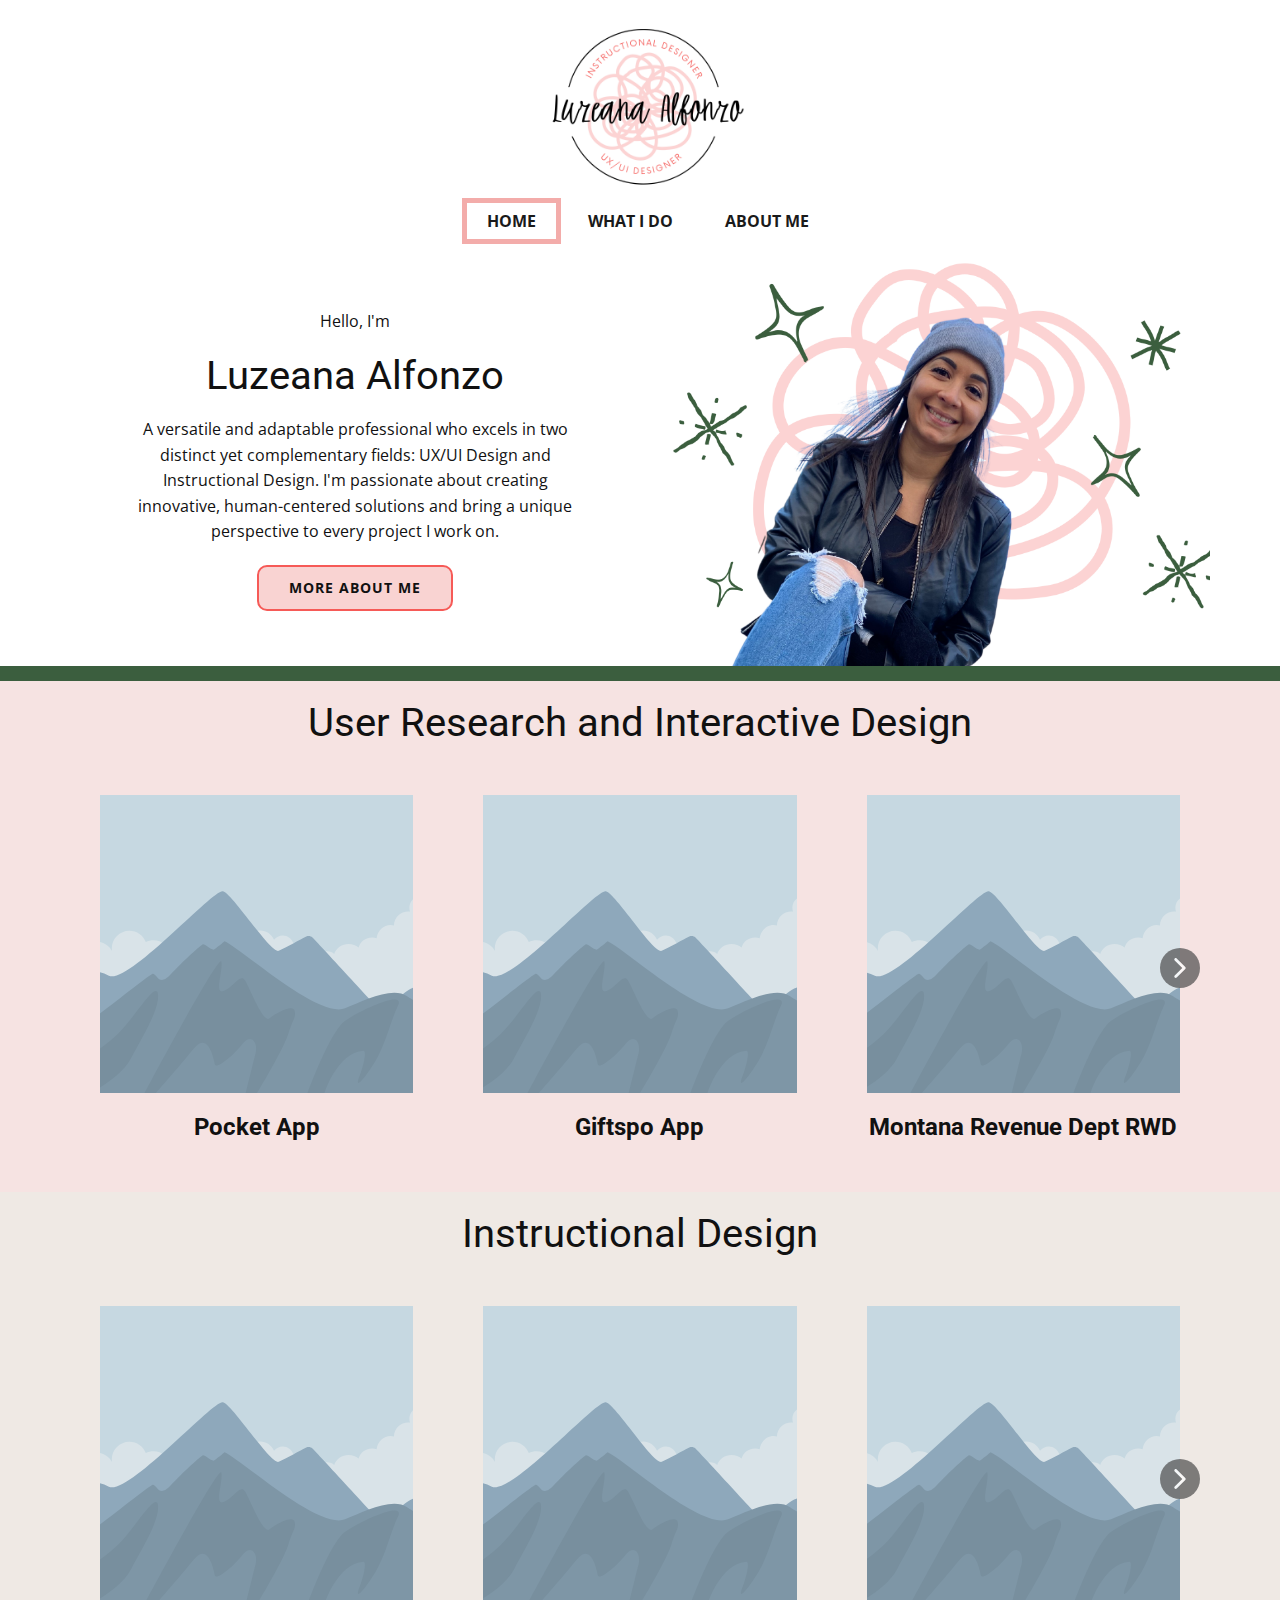
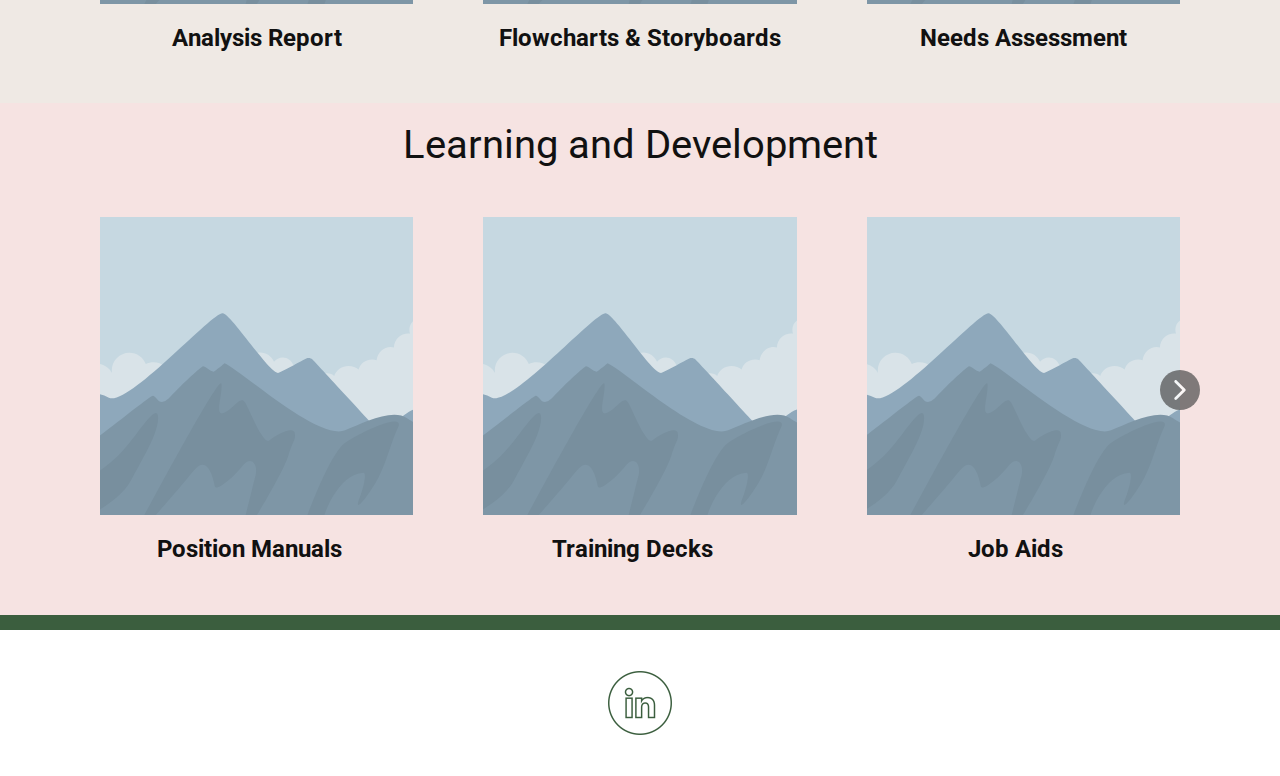
<file: Home.html>
<!DOCTYPE html>
<html style="font-size: 16px;" lang="en"><head>
    <meta name="viewport" content="width=device-width, initial-scale=1.0">
    <meta charset="utf-8">
    <meta name="keywords" content="Luzeana Alfonzo, What I Do">
    <meta name="description" content="">
    <title>Home</title>
    <link rel="stylesheet" href="nicepage.css" media="screen">
<link rel="stylesheet" href="Home.css" media="screen">
    <script class="u-script" type="text/javascript" src="jquery.js" defer=""></script>
    <script class="u-script" type="text/javascript" src="nicepage.js" defer=""></script>
    <meta name="generator" content="Nicepage 5.20.7, nicepage.com">
    <link id="u-theme-google-font" rel="stylesheet" href="https://fonts.googleapis.com/css?family=Roboto:100,100i,300,300i,400,400i,500,500i,700,700i,900,900i|Open+Sans:300,300i,400,400i,500,500i,600,600i,700,700i,800,800i">
    <link id="u-page-google-font" rel="stylesheet" href="https://fonts.googleapis.com/css?family=Roboto:100,100i,300,300i,400,400i,500,500i,700,700i,900,900i">
    
    
    
    
    
    
    
    
    <script type="application/ld+json">{
		"@context": "http://schema.org",
		"@type": "Organization",
		"name": "Site1",
		"logo": "images/LOGO1.png"
}</script>
    <meta name="theme-color" content="#478ac9">
    <meta property="og:title" content="Home">
    <meta property="og:description" content="">
    <meta property="og:type" content="website">
  <meta data-intl-tel-input-cdn-path="intlTelInput/"></head>
  <body data-path-to-root="./" data-include-products="false" class="u-body u-xl-mode" data-lang="en"><header class="u-clearfix u-header" id="sec-88bd"><div class="u-clearfix u-sheet u-sheet-1">
        <a href="https://nicepage.com/c/art-design-html-templates" class="u-image u-logo u-image-1" data-image-width="1152" data-image-height="864">
          <img src="images/LOGO1.png" class="u-logo-image u-logo-image-1">
        </a>
        <nav class="u-menu u-menu-dropdown u-offcanvas u-menu-1">
          <div class="menu-collapse" style="font-size: 1rem; letter-spacing: 0px; font-weight: 700; text-transform: uppercase;">
            <a class="u-button-style u-custom-active-border-color u-custom-active-color u-custom-border u-custom-border-color u-custom-borders u-custom-hover-border-color u-custom-left-right-menu-spacing u-custom-text-active-color u-custom-text-color u-custom-text-hover-color u-custom-top-bottom-menu-spacing u-nav-link" href="#" style="padding: 16px 10px; font-size: calc(1em + 32px);">
              <svg class="u-svg-link" viewBox="0 0 24 24"><use xmlns:xlink="http://www.w3.org/1999/xlink" xlink:href="#menu-hamburger"></use></svg>
              <svg version="1.1" xmlns="http://www.w3.org/2000/svg" xmlns:xlink="http://www.w3.org/1999/xlink"><defs><symbol id="menu-hamburger" viewBox="0 0 16 16" style="width: 16px; height: 16px;"><rect y="1" width="16" height="2"></rect><rect y="7" width="16" height="2"></rect><rect y="13" width="16" height="2"></rect>
</symbol>
</defs></svg>
            </a>
          </div>
          <div class="u-custom-menu u-nav-container">
            <ul class="u-nav u-spacing-2 u-unstyled u-nav-1"><li class="u-nav-item"><a class="u-border-5 u-border-active-custom-color-4 u-border-hover-custom-color-3 u-button-style u-nav-link u-text-active-grey-90 u-text-grey-90 u-text-hover-grey-90" href="Home.html" style="padding: 10px 20px;">Home</a>
</li><li class="u-nav-item"><a class="u-border-5 u-border-active-custom-color-4 u-border-hover-custom-color-3 u-button-style u-nav-link u-text-active-grey-90 u-text-grey-90 u-text-hover-grey-90" href="What-I-Do.html" style="padding: 10px 20px;">What I Do</a>
</li><li class="u-nav-item"><a class="u-border-5 u-border-active-custom-color-4 u-border-hover-custom-color-3 u-button-style u-nav-link u-text-active-grey-90 u-text-grey-90 u-text-hover-grey-90" href="About-Me.html" style="padding: 10px 5px 10px 20px;">About Me</a>
</li></ul>
          </div>
          <div class="u-custom-menu u-nav-container-collapse">
            <div class="u-black u-container-style u-inner-container-layout u-opacity u-opacity-95 u-sidenav">
              <div class="u-sidenav-overflow">
                <div class="u-menu-close"></div>
                <ul class="u-align-center u-nav u-popupmenu-items u-unstyled u-nav-2"><li class="u-nav-item"><a class="u-button-style u-nav-link" href="Home.html">Home</a>
</li><li class="u-nav-item"><a class="u-button-style u-nav-link" href="What-I-Do.html">What I Do</a>
</li><li class="u-nav-item"><a class="u-button-style u-nav-link" href="About-Me.html">About Me</a>
</li></ul>
              </div>
            </div>
            <div class="u-black u-menu-overlay u-opacity u-opacity-70"></div>
          </div>
        </nav>
      </div></header>
    <section class="u-clearfix u-section-1" id="sec-c000">
      <div class="u-clearfix u-sheet u-valign-bottom u-sheet-1">
        <div class="data-layout-selected u-clearfix u-expanded-width u-gutter-0 u-layout-wrap u-layout-wrap-1">
          <div class="u-layout" style="">
            <div class="u-layout-row" style="">
              <div class="u-align-center u-container-align-center-md u-container-align-center-sm u-container-align-center-xs u-container-style u-layout-cell u-left-cell u-shape-rectangle u-size-25-md u-size-25-sm u-size-25-xs u-size-30-xl u-size-33-lg u-size-xs-60 u-layout-cell-1" src="">
                <div class="u-container-layout u-valign-middle u-container-layout-1">
                  <p class="u-align-center-md u-align-center-sm u-align-center-xs u-text u-text-1">Hello, I'm</p>
                  <h2 class="u-align-center-md u-align-center-sm u-align-center-xs u-text u-text-default-lg u-text-default-xl u-text-2">Luzeana Alfonzo</h2>
                  <p class="u-align-center-md u-align-center-sm u-align-center-xs u-text u-text-3"> A versatile and adaptable professional who excels in two distinct yet complementary fields: UX/UI Design and Instructional Design. ​I'm passionate about creating innovative, human-centered solutions and bring a unique perspective to every project I work on.</p>
                  <a href="About-Me.html" class="u-align-center-md u-align-center-sm u-align-center-xs u-border-2 u-border-custom-color-3 u-btn u-btn-round u-button-style u-custom-color-5 u-hover-custom-color-3 u-radius-10 u-btn-1">More About Me</a>
                </div>
              </div>
              <div class="u-align-center u-container-style u-image u-layout-cell u-right-cell u-size-27-lg u-size-30-xl u-size-35-md u-size-35-sm u-size-35-xs u-size-xs-60 u-image-1" src="" data-image-width="1728" data-image-height="1478">
                <div class="u-container-layout u-valign-top u-container-layout-2" src=""></div>
              </div>
            </div>
          </div>
        </div>
      </div>
    </section>
    <section class="u-clearfix u-custom-color-2 u-section-2" id="sec-3fc4">
      <div class="u-clearfix u-sheet u-sheet-1"></div>
    </section>
    <section class="u-align-center u-clearfix u-custom-color-7 u-section-3" id="sec-701a">
      <div class="u-clearfix u-sheet u-valign-middle-lg u-valign-middle-md u-valign-middle-xl u-sheet-1">
        <h2 class="u-text u-text-default-lg u-text-default-md u-text-default-xl u-text-1">User Research and Interactive Design</h2>
        <div class="u-expanded-width u-layout-horizontal u-list u-list-1">
          <div class="u-repeater u-repeater-1">
            <div class="u-align-center u-container-style u-list-item u-repeater-item">
              <div class="u-container-layout u-similar-container u-container-layout-1">
                <img class="u-expanded-width u-image u-image-default u-image-1" alt="" data-image-width="2836" data-image-height="1875" src="images/90fc53c9.svg">
                <h4 class="u-text u-text-2">Pocket App</h4>
              </div>
            </div>
            <div class="u-align-center u-container-style u-list-item u-repeater-item">
              <div class="u-container-layout u-similar-container u-container-layout-2">
                <img class="u-expanded-width u-image u-image-default u-image-2" alt="" data-image-width="2836" data-image-height="1875" src="images/90fc53c9.svg">
                <h4 class="u-text u-text-3">Giftspo App</h4>
              </div>
            </div>
            <div class="u-align-center u-container-style u-list-item u-repeater-item">
              <div class="u-container-layout u-similar-container u-container-layout-3">
                <img class="u-expanded-width u-image u-image-default u-image-3" alt="" data-image-width="2836" data-image-height="1875" src="images/90fc53c9.svg">
                <h4 class="u-text u-text-4">Montana Revenue Dept RWD</h4>
              </div>
            </div>
            <div class="u-align-center u-container-style u-list-item u-repeater-item">
              <div class="u-container-layout u-similar-container u-container-layout-4">
                <img class="u-expanded-width u-image u-image-default u-image-4" alt="" data-image-width="2836" data-image-height="1875" src="images/90fc53c9.svg">
                <h4 class="u-text u-text-5">Hands On Orlando RWD</h4>
              </div>
            </div>
          </div>
          <a class="u-absolute-vcenter u-gallery-nav u-gallery-nav-prev u-grey-70 u-icon-circle u-opacity u-opacity-70 u-spacing-10 u-text-white u-gallery-nav-1" href="#" role="button">
            <span aria-hidden="true">
              <svg viewBox="0 0 451.847 451.847"><path d="M97.141,225.92c0-8.095,3.091-16.192,9.259-22.366L300.689,9.27c12.359-12.359,32.397-12.359,44.751,0
c12.354,12.354,12.354,32.388,0,44.748L173.525,225.92l171.903,171.909c12.354,12.354,12.354,32.391,0,44.744
c-12.354,12.365-32.386,12.365-44.745,0l-194.29-194.281C100.226,242.115,97.141,234.018,97.141,225.92z"></path></svg>
            </span>
            <span class="sr-only">
              <svg viewBox="0 0 451.847 451.847"><path d="M97.141,225.92c0-8.095,3.091-16.192,9.259-22.366L300.689,9.27c12.359-12.359,32.397-12.359,44.751,0
c12.354,12.354,12.354,32.388,0,44.748L173.525,225.92l171.903,171.909c12.354,12.354,12.354,32.391,0,44.744
c-12.354,12.365-32.386,12.365-44.745,0l-194.29-194.281C100.226,242.115,97.141,234.018,97.141,225.92z"></path></svg>
            </span>
          </a>
          <a class="u-absolute-vcenter u-gallery-nav u-gallery-nav-next u-grey-70 u-icon-circle u-opacity u-opacity-70 u-spacing-10 u-text-white u-gallery-nav-2" href="#" role="button">
            <span aria-hidden="true">
              <svg viewBox="0 0 451.846 451.847"><path d="M345.441,248.292L151.154,442.573c-12.359,12.365-32.397,12.365-44.75,0c-12.354-12.354-12.354-32.391,0-44.744
L278.318,225.92L106.409,54.017c-12.354-12.359-12.354-32.394,0-44.748c12.354-12.359,32.391-12.359,44.75,0l194.287,194.284
c6.177,6.18,9.262,14.271,9.262,22.366C354.708,234.018,351.617,242.115,345.441,248.292z"></path></svg>
            </span>
            <span class="sr-only">
              <svg viewBox="0 0 451.846 451.847"><path d="M345.441,248.292L151.154,442.573c-12.359,12.365-32.397,12.365-44.75,0c-12.354-12.354-12.354-32.391,0-44.744
L278.318,225.92L106.409,54.017c-12.354-12.359-12.354-32.394,0-44.748c12.354-12.359,32.391-12.359,44.75,0l194.287,194.284
c6.177,6.18,9.262,14.271,9.262,22.366C354.708,234.018,351.617,242.115,345.441,248.292z"></path></svg>
            </span>
          </a>
        </div>
      </div>
    </section>
    <section class="u-align-center u-clearfix u-custom-color-1 u-section-4" id="carousel_2dae">
      <div class="u-clearfix u-sheet u-valign-middle u-sheet-1">
        <h2 class="u-text u-text-default u-text-1">Instructional Design</h2>
        <div class="u-expanded-width u-layout-horizontal u-list u-list-1">
          <div class="u-repeater u-repeater-1">
            <div class="u-align-center u-container-style u-list-item u-repeater-item">
              <div class="u-container-layout u-similar-container u-valign-top-xs u-container-layout-1">
                <img class="u-expanded-width u-image u-image-default u-image-1" alt="" data-image-width="2836" data-image-height="1875" src="images/90fc53c9.svg">
                <h4 class="u-text u-text-2">Analysis Report</h4>
              </div>
            </div>
            <div class="u-align-center u-container-style u-list-item u-repeater-item">
              <div class="u-container-layout u-similar-container u-valign-top-xs u-container-layout-2">
                <img class="u-expanded-width u-image u-image-default u-image-2" alt="" data-image-width="2836" data-image-height="1875" src="images/90fc53c9.svg">
                <h4 class="u-text u-text-3"> Flowcharts &amp; Storyboards</h4>
              </div>
            </div>
            <div class="u-align-center u-container-style u-list-item u-repeater-item">
              <div class="u-container-layout u-similar-container u-valign-top-xs u-container-layout-3">
                <img class="u-expanded-width u-image u-image-default u-image-3" alt="" data-image-width="2836" data-image-height="1875" src="images/90fc53c9.svg">
                <h4 class="u-text u-text-4">Needs Assessment</h4>
              </div>
            </div>
            <div class="u-align-center u-container-style u-list-item u-repeater-item">
              <div class="u-container-layout u-similar-container u-valign-top-xs u-container-layout-4">
                <img class="u-expanded-width u-image u-image-default u-image-4" alt="" data-image-width="2836" data-image-height="1875" src="images/90fc53c9.svg">
                <h4 class="u-text u-text-5">Game Design</h4>
              </div>
            </div>
          </div>
          <a class="u-absolute-vcenter u-gallery-nav u-gallery-nav-prev u-grey-70 u-icon-circle u-opacity u-opacity-70 u-spacing-10 u-text-white u-gallery-nav-1" href="#" role="button">
            <span aria-hidden="true">
              <svg viewBox="0 0 451.847 451.847"><path d="M97.141,225.92c0-8.095,3.091-16.192,9.259-22.366L300.689,9.27c12.359-12.359,32.397-12.359,44.751,0
c12.354,12.354,12.354,32.388,0,44.748L173.525,225.92l171.903,171.909c12.354,12.354,12.354,32.391,0,44.744
c-12.354,12.365-32.386,12.365-44.745,0l-194.29-194.281C100.226,242.115,97.141,234.018,97.141,225.92z"></path></svg>
            </span>
            <span class="sr-only">
              <svg viewBox="0 0 451.847 451.847"><path d="M97.141,225.92c0-8.095,3.091-16.192,9.259-22.366L300.689,9.27c12.359-12.359,32.397-12.359,44.751,0
c12.354,12.354,12.354,32.388,0,44.748L173.525,225.92l171.903,171.909c12.354,12.354,12.354,32.391,0,44.744
c-12.354,12.365-32.386,12.365-44.745,0l-194.29-194.281C100.226,242.115,97.141,234.018,97.141,225.92z"></path></svg>
            </span>
          </a>
          <a class="u-absolute-vcenter u-gallery-nav u-gallery-nav-next u-grey-70 u-icon-circle u-opacity u-opacity-70 u-spacing-10 u-text-white u-gallery-nav-2" href="#" role="button">
            <span aria-hidden="true">
              <svg viewBox="0 0 451.846 451.847"><path d="M345.441,248.292L151.154,442.573c-12.359,12.365-32.397,12.365-44.75,0c-12.354-12.354-12.354-32.391,0-44.744
L278.318,225.92L106.409,54.017c-12.354-12.359-12.354-32.394,0-44.748c12.354-12.359,32.391-12.359,44.75,0l194.287,194.284
c6.177,6.18,9.262,14.271,9.262,22.366C354.708,234.018,351.617,242.115,345.441,248.292z"></path></svg>
            </span>
            <span class="sr-only">
              <svg viewBox="0 0 451.846 451.847"><path d="M345.441,248.292L151.154,442.573c-12.359,12.365-32.397,12.365-44.75,0c-12.354-12.354-12.354-32.391,0-44.744
L278.318,225.92L106.409,54.017c-12.354-12.359-12.354-32.394,0-44.748c12.354-12.359,32.391-12.359,44.75,0l194.287,194.284
c6.177,6.18,9.262,14.271,9.262,22.366C354.708,234.018,351.617,242.115,345.441,248.292z"></path></svg>
            </span>
          </a>
        </div>
      </div>
    </section>
    <section class="u-align-center u-clearfix u-custom-color-7 u-section-5" id="carousel_5411">
      <div class="u-clearfix u-sheet u-valign-middle-md u-valign-middle-sm u-valign-middle-xs u-sheet-1">
        <h2 class="u-text u-text-default u-text-1">Learning and Development</h2>
        <div class="u-expanded-width u-layout-horizontal u-list u-list-1">
          <div class="u-repeater u-repeater-1">
            <div class="u-container-style u-custom-item u-list-item u-repeater-item">
              <div class="u-container-layout u-similar-container u-container-layout-1">
                <img class="u-expanded-width u-image u-image-default u-image-1" alt="" data-image-width="2836" data-image-height="1875" src="images/90fc53c9.svg">
                <h4 class="u-align-center u-text u-text-2">Position Manuals</h4>
              </div>
            </div>
            <div class="u-container-style u-custom-item u-list-item u-repeater-item">
              <div class="u-container-layout u-similar-container u-container-layout-2">
                <img class="u-expanded-width u-image u-image-default u-image-2" alt="" data-image-width="2836" data-image-height="1875" src="images/90fc53c9.svg">
                <h4 class="u-align-center u-text u-text-3">Training Decks</h4>
              </div>
            </div>
            <div class="u-container-style u-custom-item u-list-item u-repeater-item">
              <div class="u-container-layout u-similar-container u-container-layout-3">
                <img class="u-expanded-width u-image u-image-default u-image-3" alt="" data-image-width="2836" data-image-height="1875" src="images/90fc53c9.svg">
                <h4 class="u-align-center u-text u-text-4">Job Aids</h4>
              </div>
            </div>
            <div class="u-align-left u-container-style u-custom-item u-list-item u-repeater-item">
              <div class="u-container-layout u-similar-container u-container-layout-4">
                <img class="u-expanded-width u-image u-image-default u-image-4" alt="" data-image-width="2836" data-image-height="1875" src="images/90fc53c9.svg">
                <h4 class="u-align-center u-text u-text-5">Assessments</h4>
              </div>
            </div>
          </div>
          <a class="u-absolute-vcenter u-gallery-nav u-gallery-nav-prev u-grey-70 u-icon-circle u-opacity u-opacity-70 u-spacing-10 u-text-white u-gallery-nav-1" href="#" role="button">
            <span aria-hidden="true">
              <svg viewBox="0 0 451.847 451.847"><path d="M97.141,225.92c0-8.095,3.091-16.192,9.259-22.366L300.689,9.27c12.359-12.359,32.397-12.359,44.751,0
c12.354,12.354,12.354,32.388,0,44.748L173.525,225.92l171.903,171.909c12.354,12.354,12.354,32.391,0,44.744
c-12.354,12.365-32.386,12.365-44.745,0l-194.29-194.281C100.226,242.115,97.141,234.018,97.141,225.92z"></path></svg>
            </span>
            <span class="sr-only">
              <svg viewBox="0 0 451.847 451.847"><path d="M97.141,225.92c0-8.095,3.091-16.192,9.259-22.366L300.689,9.27c12.359-12.359,32.397-12.359,44.751,0
c12.354,12.354,12.354,32.388,0,44.748L173.525,225.92l171.903,171.909c12.354,12.354,12.354,32.391,0,44.744
c-12.354,12.365-32.386,12.365-44.745,0l-194.29-194.281C100.226,242.115,97.141,234.018,97.141,225.92z"></path></svg>
            </span>
          </a>
          <a class="u-absolute-vcenter u-gallery-nav u-gallery-nav-next u-grey-70 u-icon-circle u-opacity u-opacity-70 u-spacing-10 u-text-white u-gallery-nav-2" href="#" role="button">
            <span aria-hidden="true">
              <svg viewBox="0 0 451.846 451.847"><path d="M345.441,248.292L151.154,442.573c-12.359,12.365-32.397,12.365-44.75,0c-12.354-12.354-12.354-32.391,0-44.744
L278.318,225.92L106.409,54.017c-12.354-12.359-12.354-32.394,0-44.748c12.354-12.359,32.391-12.359,44.75,0l194.287,194.284
c6.177,6.18,9.262,14.271,9.262,22.366C354.708,234.018,351.617,242.115,345.441,248.292z"></path></svg>
            </span>
            <span class="sr-only">
              <svg viewBox="0 0 451.846 451.847"><path d="M345.441,248.292L151.154,442.573c-12.359,12.365-32.397,12.365-44.75,0c-12.354-12.354-12.354-32.391,0-44.744
L278.318,225.92L106.409,54.017c-12.354-12.359-12.354-32.394,0-44.748c12.354-12.359,32.391-12.359,44.75,0l194.287,194.284
c6.177,6.18,9.262,14.271,9.262,22.366C354.708,234.018,351.617,242.115,345.441,248.292z"></path></svg>
            </span>
          </a>
        </div>
      </div>
    </section>
    <section class="u-clearfix u-custom-color-2 u-section-6" id="carousel_089e">
      <div class="u-clearfix u-sheet u-sheet-1"></div>
    </section>
    
    
    
    <footer class="u-clearfix u-footer" id="sec-2ef5"><div class="u-clearfix u-sheet u-valign-middle-xl u-sheet-1"><span class="u-file-icon u-hover-feature u-icon u-text-custom-color-2 u-icon-1" data-href="https://www.linkedin.com/in/luzeanaalfonzo/" data-target="_blank"><img src="images/4628658-94bad52a.png" alt=""></span>
      </div></footer>
  
</body></html>
</file>
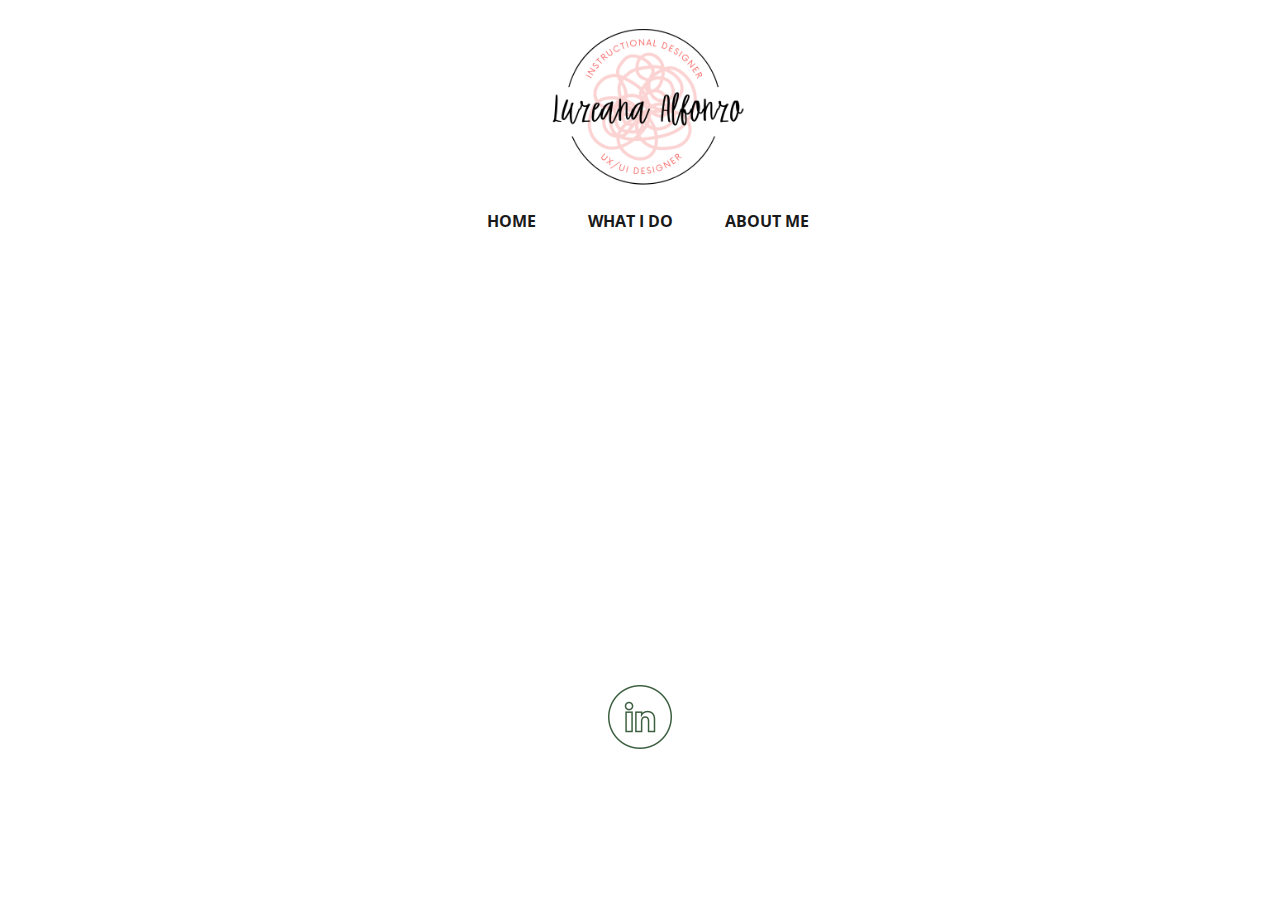
<file: Page-1.html>
<!DOCTYPE html>
<html style="font-size: 16px;" lang="en"><head>
    <meta name="viewport" content="width=device-width, initial-scale=1.0">
    <meta charset="utf-8">
    <meta name="keywords" content="">
    <meta name="description" content="">
    <title>Page 1</title>
    <link rel="stylesheet" href="nicepage.css" media="screen">
<link rel="stylesheet" href="Page-1.css" media="screen">
    <script class="u-script" type="text/javascript" src="jquery.js" defer=""></script>
    <script class="u-script" type="text/javascript" src="nicepage.js" defer=""></script>
    <meta name="generator" content="Nicepage 5.20.7, nicepage.com">
    <link id="u-theme-google-font" rel="stylesheet" href="https://fonts.googleapis.com/css?family=Roboto:100,100i,300,300i,400,400i,500,500i,700,700i,900,900i|Open+Sans:300,300i,400,400i,500,500i,600,600i,700,700i,800,800i">
    
    
    
    <script type="application/ld+json">{
		"@context": "http://schema.org",
		"@type": "Organization",
		"name": "Site1",
		"logo": "images/LOGO1.png"
}</script>
    <meta name="theme-color" content="#478ac9">
    <meta property="og:title" content="Page 1">
    <meta property="og:description" content="">
    <meta property="og:type" content="website">
  <meta data-intl-tel-input-cdn-path="intlTelInput/"></head>
  <body data-path-to-root="./" data-include-products="false" class="u-body u-xl-mode" data-lang="en"><header class="u-clearfix u-header" id="sec-88bd"><div class="u-clearfix u-sheet u-sheet-1">
        <a href="https://nicepage.com/c/art-design-html-templates" class="u-image u-logo u-image-1" data-image-width="1152" data-image-height="864">
          <img src="images/LOGO1.png" class="u-logo-image u-logo-image-1">
        </a>
        <nav class="u-menu u-menu-dropdown u-offcanvas u-menu-1">
          <div class="menu-collapse" style="font-size: 1rem; letter-spacing: 0px; font-weight: 700; text-transform: uppercase;">
            <a class="u-button-style u-custom-active-border-color u-custom-active-color u-custom-border u-custom-border-color u-custom-borders u-custom-hover-border-color u-custom-left-right-menu-spacing u-custom-text-active-color u-custom-text-color u-custom-text-hover-color u-custom-top-bottom-menu-spacing u-nav-link" href="#" style="padding: 16px 10px; font-size: calc(1em + 32px);">
              <svg class="u-svg-link" viewBox="0 0 24 24"><use xmlns:xlink="http://www.w3.org/1999/xlink" xlink:href="#menu-hamburger"></use></svg>
              <svg version="1.1" xmlns="http://www.w3.org/2000/svg" xmlns:xlink="http://www.w3.org/1999/xlink"><defs><symbol id="menu-hamburger" viewBox="0 0 16 16" style="width: 16px; height: 16px;"><rect y="1" width="16" height="2"></rect><rect y="7" width="16" height="2"></rect><rect y="13" width="16" height="2"></rect>
</symbol>
</defs></svg>
            </a>
          </div>
          <div class="u-custom-menu u-nav-container">
            <ul class="u-nav u-spacing-2 u-unstyled u-nav-1"><li class="u-nav-item"><a class="u-border-5 u-border-active-custom-color-4 u-border-hover-custom-color-3 u-button-style u-nav-link u-text-active-grey-90 u-text-grey-90 u-text-hover-grey-90" href="Home.html" style="padding: 10px 20px;">Home</a>
</li><li class="u-nav-item"><a class="u-border-5 u-border-active-custom-color-4 u-border-hover-custom-color-3 u-button-style u-nav-link u-text-active-grey-90 u-text-grey-90 u-text-hover-grey-90" href="What-I-Do.html" style="padding: 10px 20px;">What I Do</a>
</li><li class="u-nav-item"><a class="u-border-5 u-border-active-custom-color-4 u-border-hover-custom-color-3 u-button-style u-nav-link u-text-active-grey-90 u-text-grey-90 u-text-hover-grey-90" href="About-Me.html" style="padding: 10px 5px 10px 20px;">About Me</a>
</li></ul>
          </div>
          <div class="u-custom-menu u-nav-container-collapse">
            <div class="u-black u-container-style u-inner-container-layout u-opacity u-opacity-95 u-sidenav">
              <div class="u-sidenav-overflow">
                <div class="u-menu-close"></div>
                <ul class="u-align-center u-nav u-popupmenu-items u-unstyled u-nav-2"><li class="u-nav-item"><a class="u-button-style u-nav-link" href="Home.html">Home</a>
</li><li class="u-nav-item"><a class="u-button-style u-nav-link" href="What-I-Do.html">What I Do</a>
</li><li class="u-nav-item"><a class="u-button-style u-nav-link" href="About-Me.html">About Me</a>
</li></ul>
              </div>
            </div>
            <div class="u-black u-menu-overlay u-opacity u-opacity-70"></div>
          </div>
        </nav>
      </div></header>
    <section class="u-clearfix u-section-1" id="sec-94e7">
      <div class="u-clearfix u-sheet u-sheet-1"></div>
    </section>
    
    
    
    <footer class="u-clearfix u-footer" id="sec-2ef5"><div class="u-clearfix u-sheet u-valign-middle-xl u-sheet-1"><span class="u-file-icon u-hover-feature u-icon u-text-custom-color-2 u-icon-1" data-href="https://www.linkedin.com/in/luzeanaalfonzo/" data-target="_blank"><img src="images/4628658-94bad52a.png" alt=""></span>
      </div></footer>
  
</body></html>
</file>
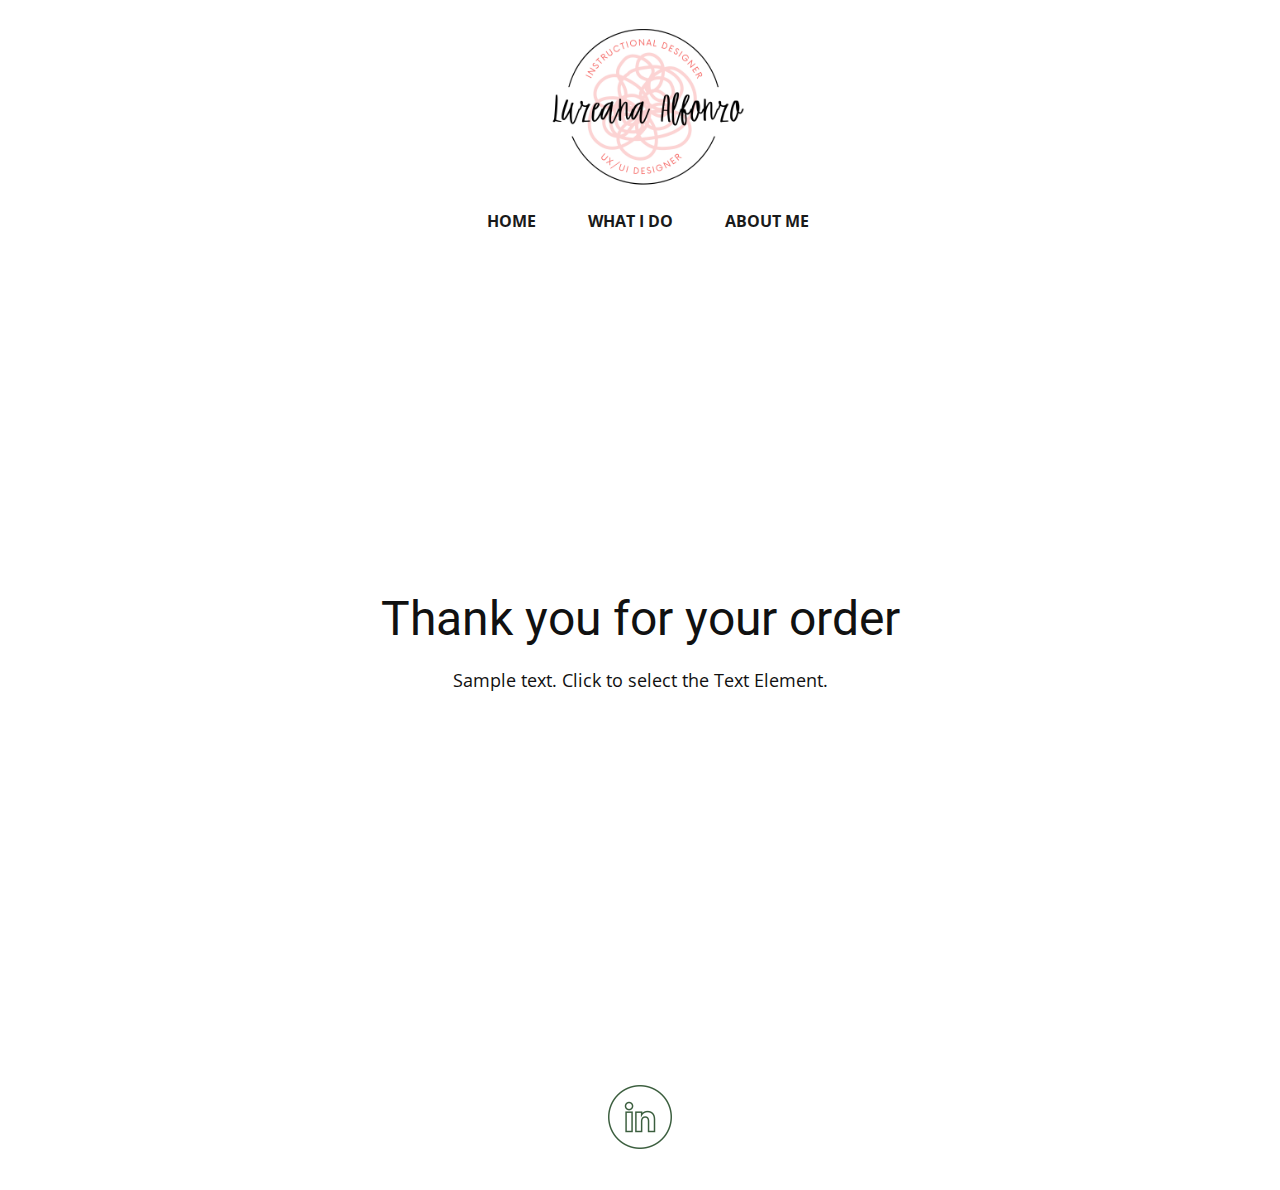
<file: thank-you-page.html>
<!DOCTYPE html>
<html style="font-size: 16px;" lang="en"><head>
    <meta name="viewport" content="width=device-width, initial-scale=1.0">
    <meta charset="utf-8">
    <meta name="keywords" content="Thank you for your order">
    <meta name="description" content="">
    <title>Thank You Page Template</title>
    <link rel="stylesheet" href="nicepage.css" media="screen">
<link rel="stylesheet" href="Thank-You-Page-Template.css" media="screen">
    <script class="u-script" type="text/javascript" src="jquery.js" defer=""></script>
    <script class="u-script" type="text/javascript" src="nicepage.js" defer=""></script>
    <meta name="generator" content="Nicepage 5.20.7, nicepage.com">
    <link id="u-theme-google-font" rel="stylesheet" href="https://fonts.googleapis.com/css?family=Roboto:100,100i,300,300i,400,400i,500,500i,700,700i,900,900i|Open+Sans:300,300i,400,400i,500,500i,600,600i,700,700i,800,800i">
    
    
    
    <script type="application/ld+json">{
		"@context": "http://schema.org",
		"@type": "Organization",
		"name": "Site1",
		"logo": "images/LOGO1.png"
}</script>
    <meta name="theme-color" content="#478ac9">
    <meta property="og:title" content="Thank You Page Template">
    <meta property="og:description" content="">
    <meta property="og:type" content="website">
  <meta data-intl-tel-input-cdn-path="intlTelInput/"></head>
  <body data-path-to-root="./" data-include-products="false" class="u-body u-xl-mode" data-lang="en"><header class="u-clearfix u-header" id="sec-88bd"><div class="u-clearfix u-sheet u-sheet-1">
        <a href="https://nicepage.com/c/art-design-html-templates" class="u-image u-logo u-image-1" data-image-width="1152" data-image-height="864">
          <img src="images/LOGO1.png" class="u-logo-image u-logo-image-1">
        </a>
        <nav class="u-menu u-menu-dropdown u-offcanvas u-menu-1">
          <div class="menu-collapse" style="font-size: 1rem; letter-spacing: 0px; font-weight: 700; text-transform: uppercase;">
            <a class="u-button-style u-custom-active-border-color u-custom-active-color u-custom-border u-custom-border-color u-custom-borders u-custom-hover-border-color u-custom-left-right-menu-spacing u-custom-text-active-color u-custom-text-color u-custom-text-hover-color u-custom-top-bottom-menu-spacing u-nav-link" href="#" style="padding: 16px 10px; font-size: calc(1em + 32px);">
              <svg class="u-svg-link" viewBox="0 0 24 24"><use xmlns:xlink="http://www.w3.org/1999/xlink" xlink:href="#menu-hamburger"></use></svg>
              <svg version="1.1" xmlns="http://www.w3.org/2000/svg" xmlns:xlink="http://www.w3.org/1999/xlink"><defs><symbol id="menu-hamburger" viewBox="0 0 16 16" style="width: 16px; height: 16px;"><rect y="1" width="16" height="2"></rect><rect y="7" width="16" height="2"></rect><rect y="13" width="16" height="2"></rect>
</symbol>
</defs></svg>
            </a>
          </div>
          <div class="u-custom-menu u-nav-container">
            <ul class="u-nav u-spacing-2 u-unstyled u-nav-1"><li class="u-nav-item"><a class="u-border-5 u-border-active-custom-color-4 u-border-hover-custom-color-3 u-button-style u-nav-link u-text-active-grey-90 u-text-grey-90 u-text-hover-grey-90" href="Home.html" style="padding: 10px 20px;">Home</a>
</li><li class="u-nav-item"><a class="u-border-5 u-border-active-custom-color-4 u-border-hover-custom-color-3 u-button-style u-nav-link u-text-active-grey-90 u-text-grey-90 u-text-hover-grey-90" href="What-I-Do.html" style="padding: 10px 20px;">What I Do</a>
</li><li class="u-nav-item"><a class="u-border-5 u-border-active-custom-color-4 u-border-hover-custom-color-3 u-button-style u-nav-link u-text-active-grey-90 u-text-grey-90 u-text-hover-grey-90" href="About-Me.html" style="padding: 10px 5px 10px 20px;">About Me</a>
</li></ul>
          </div>
          <div class="u-custom-menu u-nav-container-collapse">
            <div class="u-black u-container-style u-inner-container-layout u-opacity u-opacity-95 u-sidenav">
              <div class="u-sidenav-overflow">
                <div class="u-menu-close"></div>
                <ul class="u-align-center u-nav u-popupmenu-items u-unstyled u-nav-2"><li class="u-nav-item"><a class="u-button-style u-nav-link" href="Home.html">Home</a>
</li><li class="u-nav-item"><a class="u-button-style u-nav-link" href="What-I-Do.html">What I Do</a>
</li><li class="u-nav-item"><a class="u-button-style u-nav-link" href="About-Me.html">About Me</a>
</li></ul>
              </div>
            </div>
            <div class="u-black u-menu-overlay u-opacity u-opacity-70"></div>
          </div>
        </nav>
      </div></header>
    <section class="u-align-center u-clearfix u-container-align-center u-section-1" id="sec-7a17">
      <div class="u-clearfix u-sheet u-valign-middle u-sheet-1">
        <h2 class="u-align-center u-text u-text-default u-text-1"> Thank you for your order</h2>
        <p class="u-align-center u-text u-text-default u-text-2">Sample text. Click to select the Text Element.</p>
      </div>
    </section>
    
    
    
    <footer class="u-clearfix u-footer" id="sec-2ef5"><div class="u-clearfix u-sheet u-valign-middle-xl u-sheet-1"><span class="u-file-icon u-hover-feature u-icon u-text-custom-color-2 u-icon-1" data-href="https://www.linkedin.com/in/luzeanaalfonzo/" data-target="_blank"><img src="images/4628658-94bad52a.png" alt=""></span>
      </div></footer>
  
</body></html>
</file>
